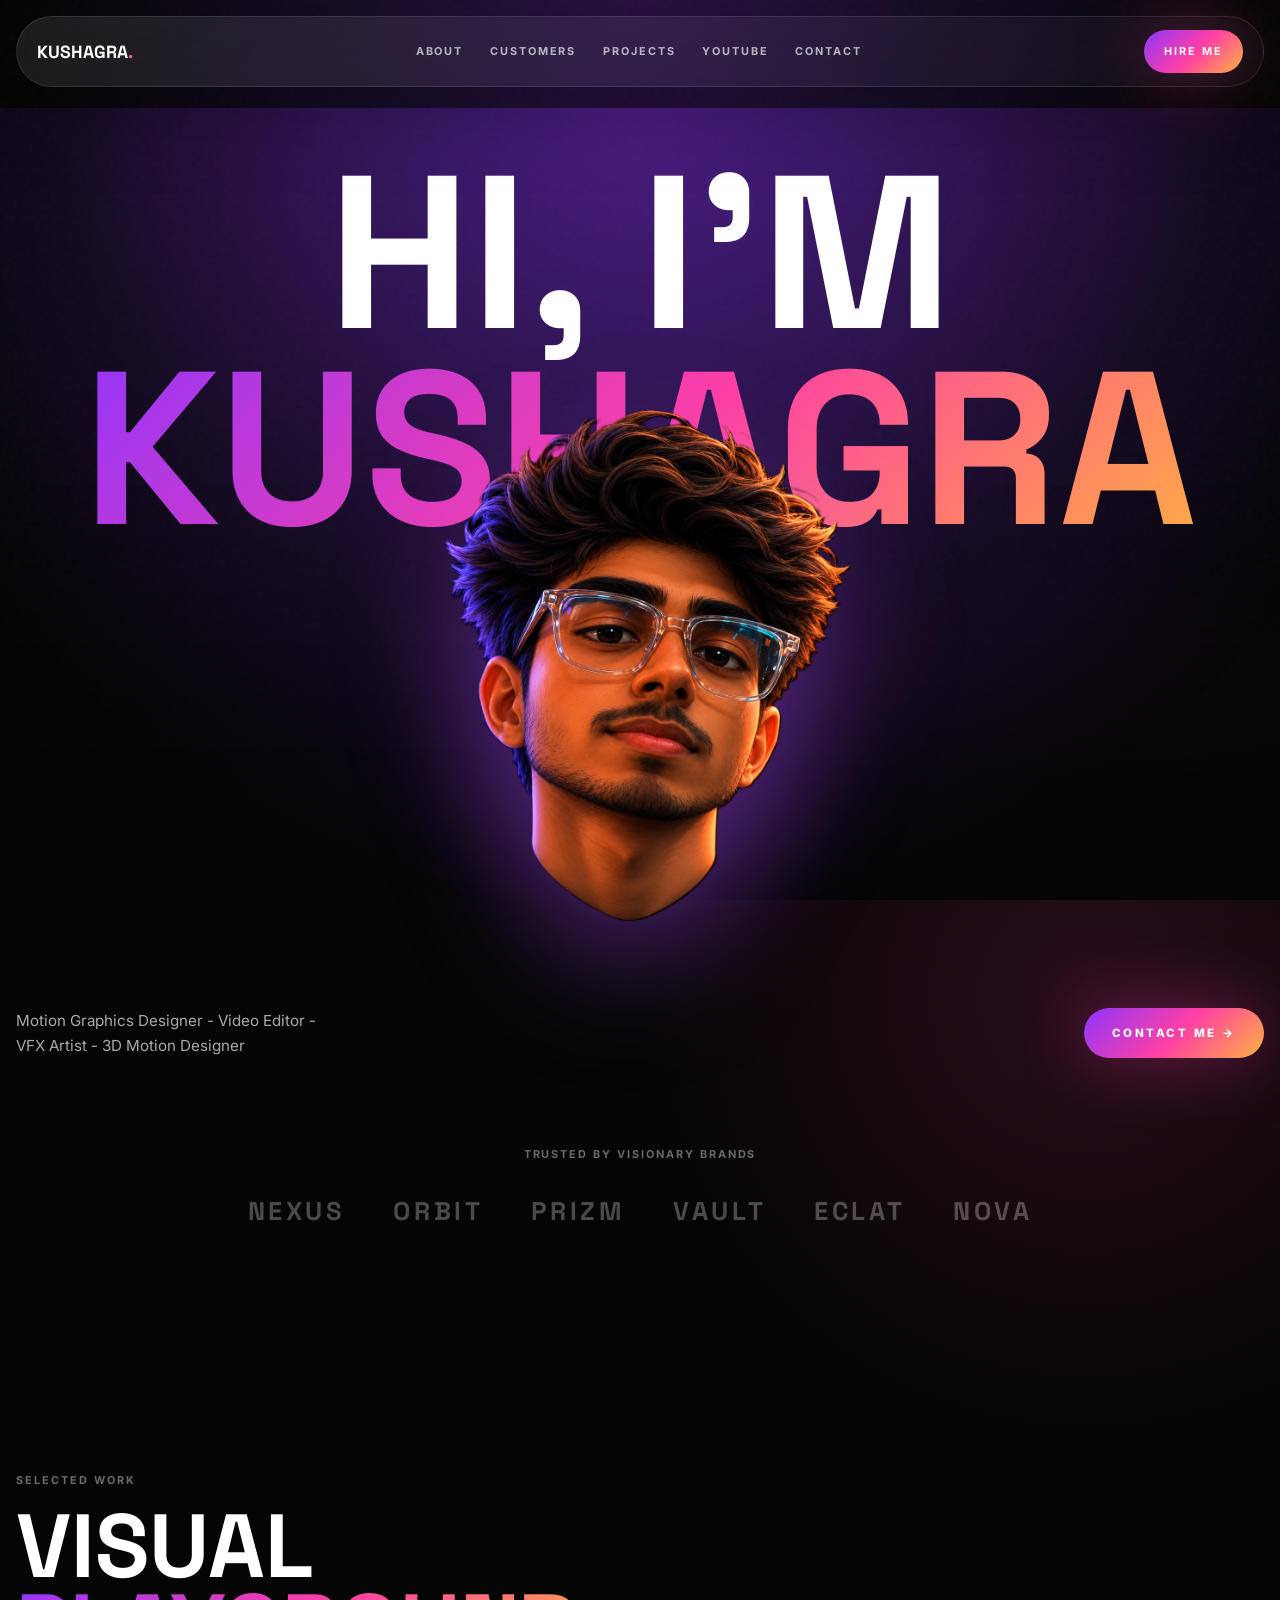
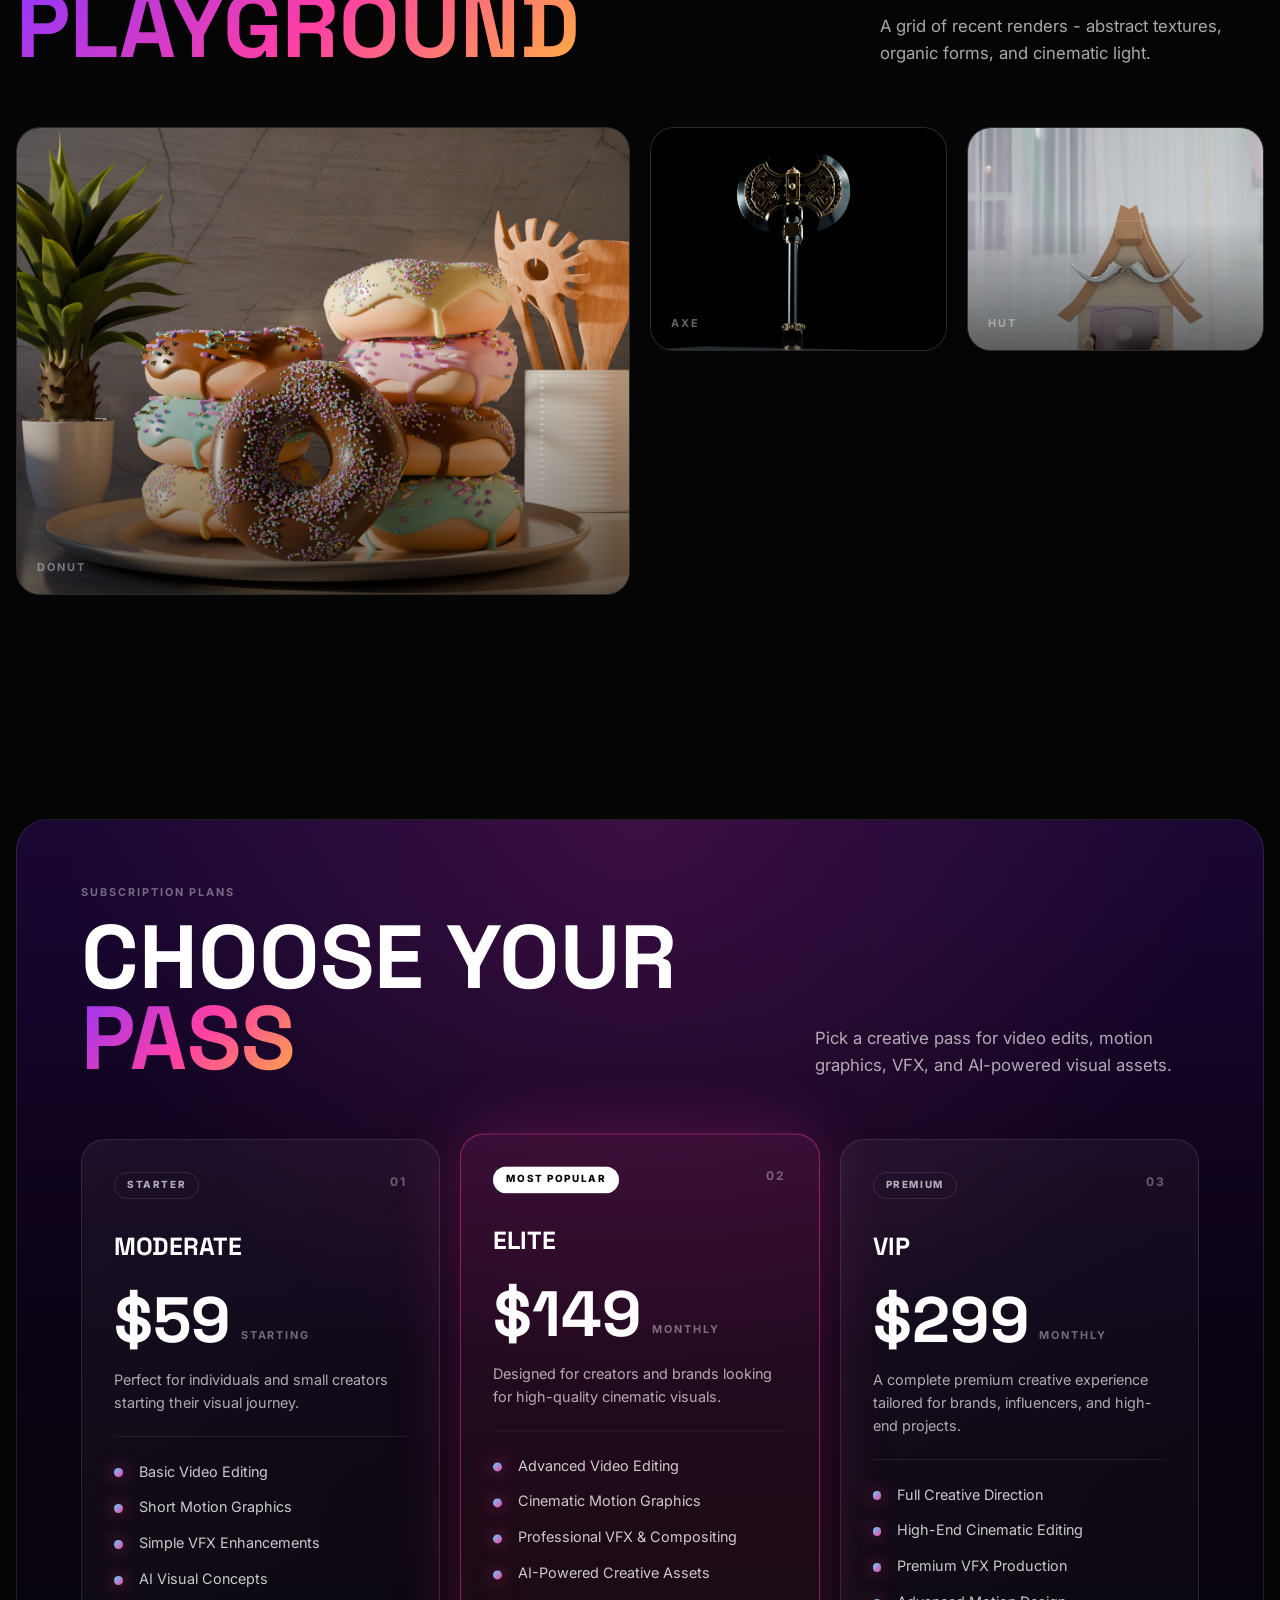
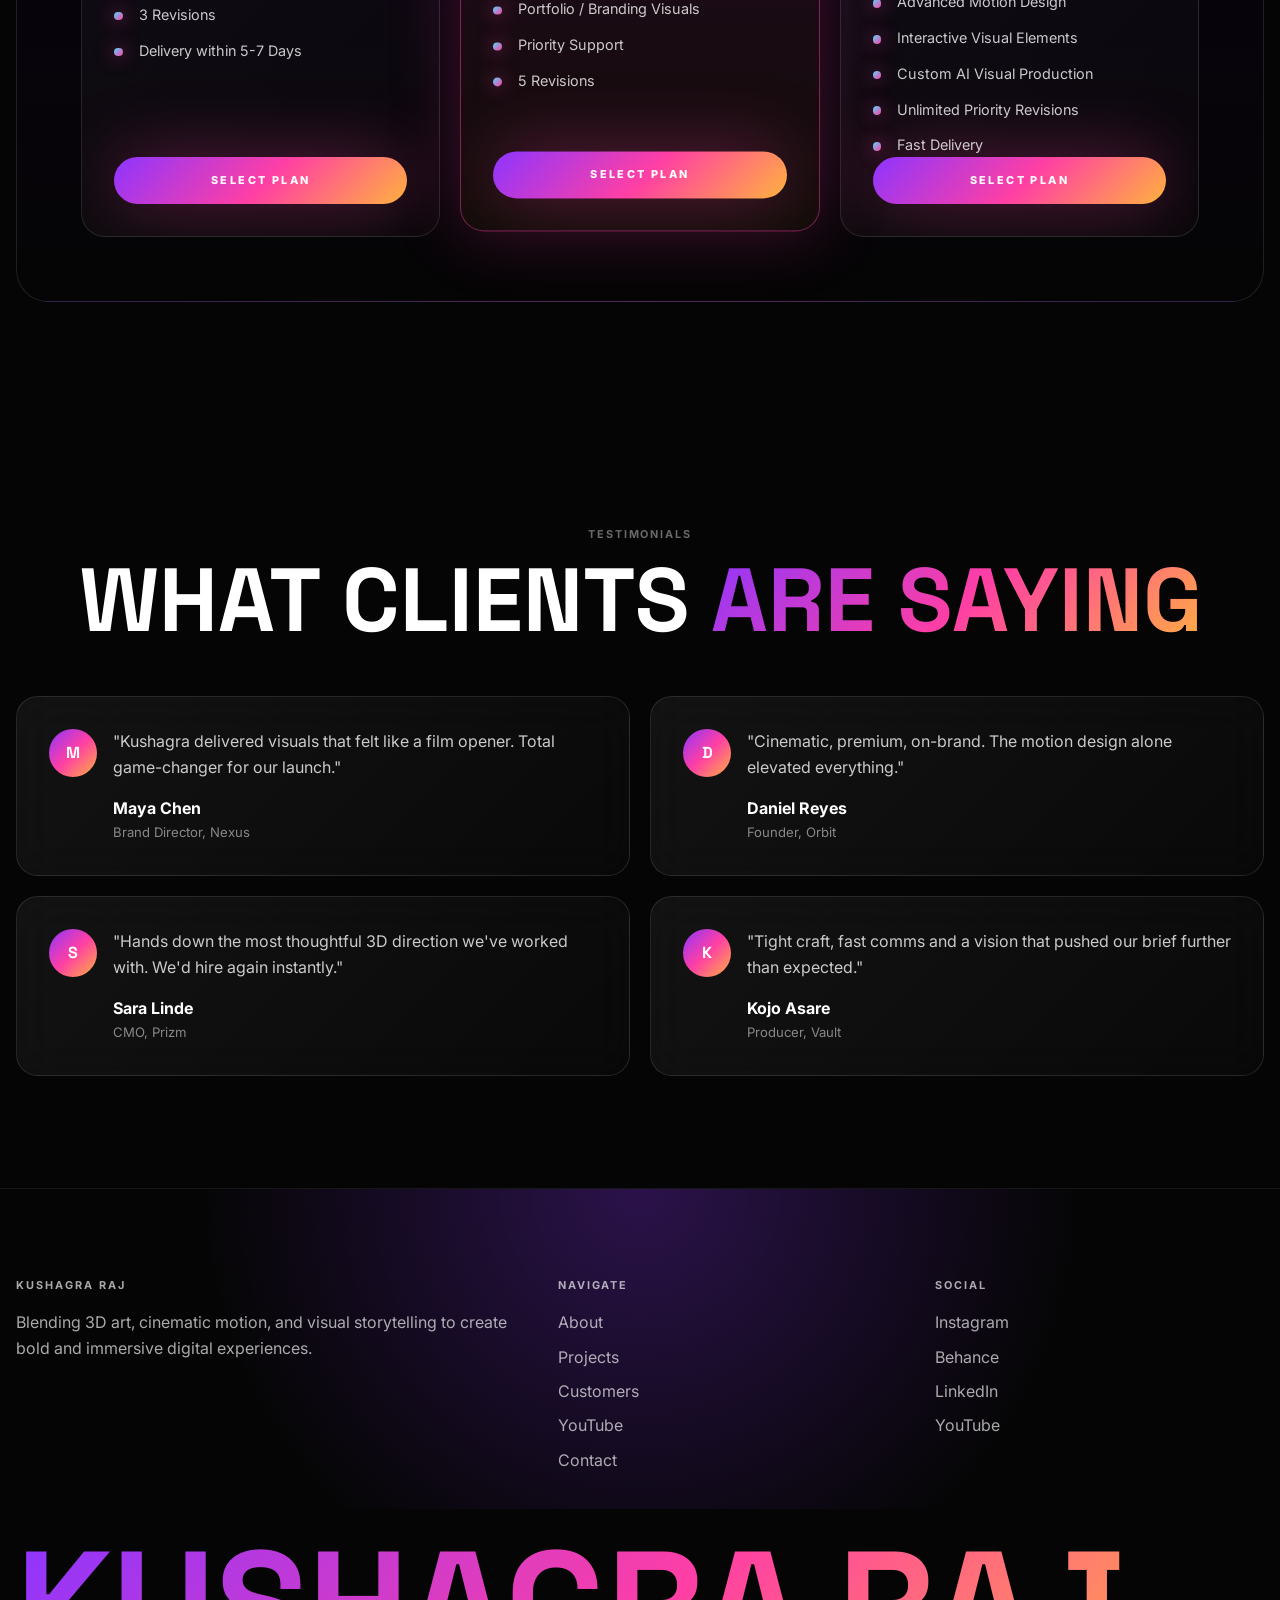
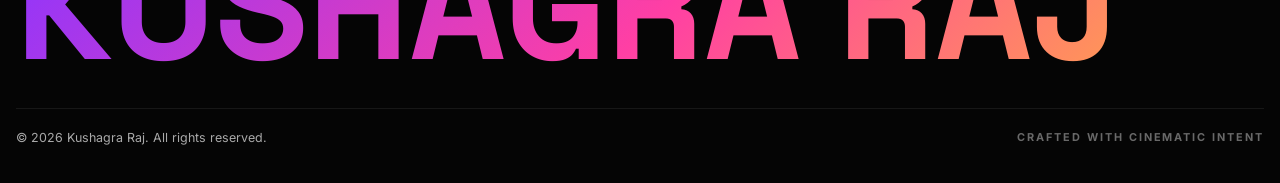
<file: index.html>
<!doctype html>
<html lang="en">
  <head>
    <meta charset="utf-8">
    <meta name="viewport" content="width=device-width, initial-scale=1">
    <title>Kushagra Raj - Cinematic 3D Designer & Creative Studio</title>
    <meta name="description" content="Portfolio of Kushagra Raj, a 3D designer crafting bold, cinematic visuals, motion design and creative direction for premium brands.">
    <link rel="preconnect" href="https://fonts.googleapis.com">
    <link rel="preconnect" href="https://fonts.gstatic.com" crossorigin>
    <link href="https://fonts.googleapis.com/css2?family=Inter:wght@400;500;600;700;800&family=Space+Grotesk:wght@500;600;700&display=swap" rel="stylesheet">
    <link rel="stylesheet" href="styles.css">
  </head>
  <body>
    <header class="site-header">
      <div class="container">
        <div class="nav-shell">
          <a class="brand" href="index.html">KUSHAGRA<span>.</span></a>
          <input class="nav-toggle" id="nav-toggle" type="checkbox">
          <label class="menu-button" for="nav-toggle" aria-label="Open navigation">
            <span></span>
            <span></span>
          </label>
          <nav class="primary-nav" aria-label="Primary navigation">
            <a href="about.html">About</a>
            <a href="customers.html">Customers</a>
            <a href="projects.html">Projects</a>
            <a href="youtube.html">YouTube</a>
            <a href="contact.html">Contact</a>
          </nav>
          <a class="nav-cta" href="contact.html">Hire Me</a>
        </div>
      </div>
    </header>

    <main>
      <section class="hero">
        <div class="container">
          <h1 class="hero-title fade-in">HI, I'M <span class="gradient-text">KUSHAGRA</span></h1>
          <div class="hero-art fade-in delay-1">
            <img src="assets/hero-character.png" alt="Kushagra Raj 3D character" width="1920" height="" loading="lazy">
          </div>
          <div class="hero-meta fade-in delay-2">
            <p>Motion Graphics Designer - Video Editor - VFX Artist - 3D Motion Designer</p>
            <a class="button" href="contact.html">Contact Me &rarr;</a>
          </div>
          <div class="brand-strip fade-in delay-3">
            <p class="mini-label">Trusted by visionary brands</p>
            <div class="brand-strip-list" aria-label="Brand names">
              <span>NEXUS</span>
              <span>ORBIT</span>
              <span>PRIZM</span>
              <span>VAULT</span>
              <span>ECLAT</span>
              <span>NOVA</span>
            </div>
          </div>
        </div>
      </section>

      <section class="section">
        <div class="container">
          <div class="split-heading">
            <div>
              <p class="mini-label eyebrow-gap">Selected Work</p>
              <h2 class="section-title">Visual <span class="gradient-text">Playground</span></h2>
            </div>
            <p class="lede">A grid of recent renders - abstract textures, organic forms, and cinematic light.</p>
          </div>
          <div class="showcase-grid">
            <a class="media-card large" href="projects.html">
              <img src="assets/donuts.png" alt="Donut 3D render" loading="lazy">
              <span class="mini-label">Donut</span>
            </a>
            <a class="media-card" href="projects.html">
              <img src="assets/axe_maya_render_01.jpg" alt="Axe 3D model render" loading="lazy">
              <span class="mini-label">Axe</span>
            </a>
            <a class="media-card" href="projects.html">
              <img src="assets/hut_maya_rander_01.png" alt="Hut 3D environment render" loading="lazy">
              <span class="mini-label">Hut</span>
            </a>
          </div>
        </div>
      </section>

      <section class="section" id="services">
        <div class="container">
          <div class="strong-panel">
            <div class="split-heading">
              <div>
                <p class="mini-label eyebrow-gap">Subscription Plans</p>
                <h2 class="section-title">Choose Your<br><span class="gradient-text">Pass</span></h2>
              </div>
              <p class="lede">Pick a creative pass for video edits, motion graphics, VFX, and AI-powered visual assets.</p>
            </div>
            <div class="plans-grid">
              <article class="plan-card">
                <div class="plan-top">
                  <span class="badge">Starter</span>
                  <span class="number">01</span>
                </div>
                <h3>Moderate</h3>
                <div class="price-line">
                  <span class="price">$59</span>
                  <span class="price-note mini-label">Starting</span>
                </div>
                <p>Perfect for individuals and small creators starting their visual journey.</p>
                <div class="divider"></div>
                <ul class="feature-list">
                  <li>Basic Video Editing</li>
                  <li>Short Motion Graphics</li>
                  <li>Simple VFX Enhancements</li>
                  <li>AI Visual Concepts</li>
                  <li>3 Revisions</li>
                  <li>Delivery within 5-7 Days</li>
                </ul>
                <a class="plan-button" href="contact.html">Select Plan</a>
              </article>

              <article class="plan-card featured">
                <div class="plan-top">
                  <span class="badge light">Most Popular</span>
                  <span class="number">02</span>
                </div>
                <h3>Elite</h3>
                <div class="price-line">
                  <span class="price">$149</span>
                  <span class="price-note mini-label">Monthly</span>
                </div>
                <p>Designed for creators and brands looking for high-quality cinematic visuals.</p>
                <div class="divider"></div>
                <ul class="feature-list">
                  <li>Advanced Video Editing</li>
                  <li>Cinematic Motion Graphics</li>
                  <li>Professional VFX & Compositing</li>
                  <li>AI-Powered Creative Assets</li>
                  <li>Portfolio / Branding Visuals</li>
                  <li>Priority Support</li>
                  <li>5 Revisions</li>
                </ul>
                <a class="plan-button" href="contact.html">Select Plan</a>
              </article>

              <article class="plan-card">
                <div class="plan-top">
                  <span class="badge">Premium</span>
                  <span class="number">03</span>
                </div>
                <h3>VIP</h3>
                <div class="price-line">
                  <span class="price">$299</span>
                  <span class="price-note mini-label">Monthly</span>
                </div>
                <p>A complete premium creative experience tailored for brands, influencers, and high-end projects.</p>
                <div class="divider"></div>
                <ul class="feature-list">
                  <li>Full Creative Direction</li>
                  <li>High-End Cinematic Editing</li>
                  <li>Premium VFX Production</li>
                  <li>Advanced Motion Design</li>
                  <li>Interactive Visual Elements</li>
                  <li>Custom AI Visual Production</li>
                  <li>Unlimited Priority Revisions</li>
                  <li>Fast Delivery</li>
                </ul>
                <a class="plan-button" href="contact.html">Select Plan</a>
              </article>
            </div>
          </div>
        </div>
      </section>

      <section class="section">
        <div class="container">
          <div class="center">
            <p class="mini-label eyebrow-gap">Testimonials</p>
            <h2 class="section-title">What Clients <span class="gradient-text">Are Saying</span></h2>
          </div>
          <div class="testimonials-grid" style="margin-top: 3.5rem;">
            <article class="testimonial-card glass-card">
              <div class="avatar">M</div>
              <div>
                <blockquote>"Kushagra delivered visuals that felt like a film opener. Total game-changer for our launch."</blockquote>
                <p class="quote-name">Maya Chen</p>
                <p class="quote-role">Brand Director, Nexus</p>
              </div>
            </article>
            <article class="testimonial-card glass-card">
              <div class="avatar">D</div>
              <div>
                <blockquote>"Cinematic, premium, on-brand. The motion design alone elevated everything."</blockquote>
                <p class="quote-name">Daniel Reyes</p>
                <p class="quote-role">Founder, Orbit</p>
              </div>
            </article>
            <article class="testimonial-card glass-card">
              <div class="avatar">S</div>
              <div>
                <blockquote>"Hands down the most thoughtful 3D direction we've worked with. We'd hire again instantly."</blockquote>
                <p class="quote-name">Sara Linde</p>
                <p class="quote-role">CMO, Prizm</p>
              </div>
            </article>
            <article class="testimonial-card glass-card">
              <div class="avatar">K</div>
              <div>
                <blockquote>"Tight craft, fast comms and a vision that pushed our brief further than expected."</blockquote>
                <p class="quote-name">Kojo Asare</p>
                <p class="quote-role">Producer, Vault</p>
              </div>
            </article>
          </div>
        </div>
      </section>
    </main>

    <footer class="site-footer">
      <div class="container">
        <div class="footer-grid">
          <div>
            <p class="mini-label eyebrow-gap">Kushagra Raj</p>
            <p>Blending 3D art, cinematic motion, and visual storytelling to create bold and immersive digital experiences.</p>
          </div>
          <div>
            <p class="mini-label eyebrow-gap">Navigate</p>
            <ul>
              <li><a href="about.html">About</a></li>
              <li><a href="projects.html">Projects</a></li>
              <li><a href="customers.html">Customers</a></li>
              <li><a href="youtube.html">YouTube</a></li>
              <li><a href="contact.html">Contact</a></li>
            </ul>
          </div>
          <div>
            <p class="mini-label eyebrow-gap">Social</p>
            <ul>
              <li><a href="https://www.instagram.com/sunkissed.void/">Instagram</a></li>
              <li><a href="https://www.behance.net/kushagraraj3">Behance</a></li>
              <li><a href="https://www.linkedin.com/in/kushagra-raj-42b54a386/">LinkedIn</a></li>
              <li><a href="https://www.youtube.com/@Kawaahyt/">YouTube</a></li>
            </ul>
          </div>
        </div>
        <h2 class="footer-wordmark">KUSHAGRA RAJ</h2>
        <div class="footer-bottom">
          <p>&copy; 2026 Kushagra Raj. All rights reserved.</p>
          <p class="mini-label">Crafted with cinematic intent</p>
        </div>
      </div>
    </footer>
  </body>
</html>
</file>
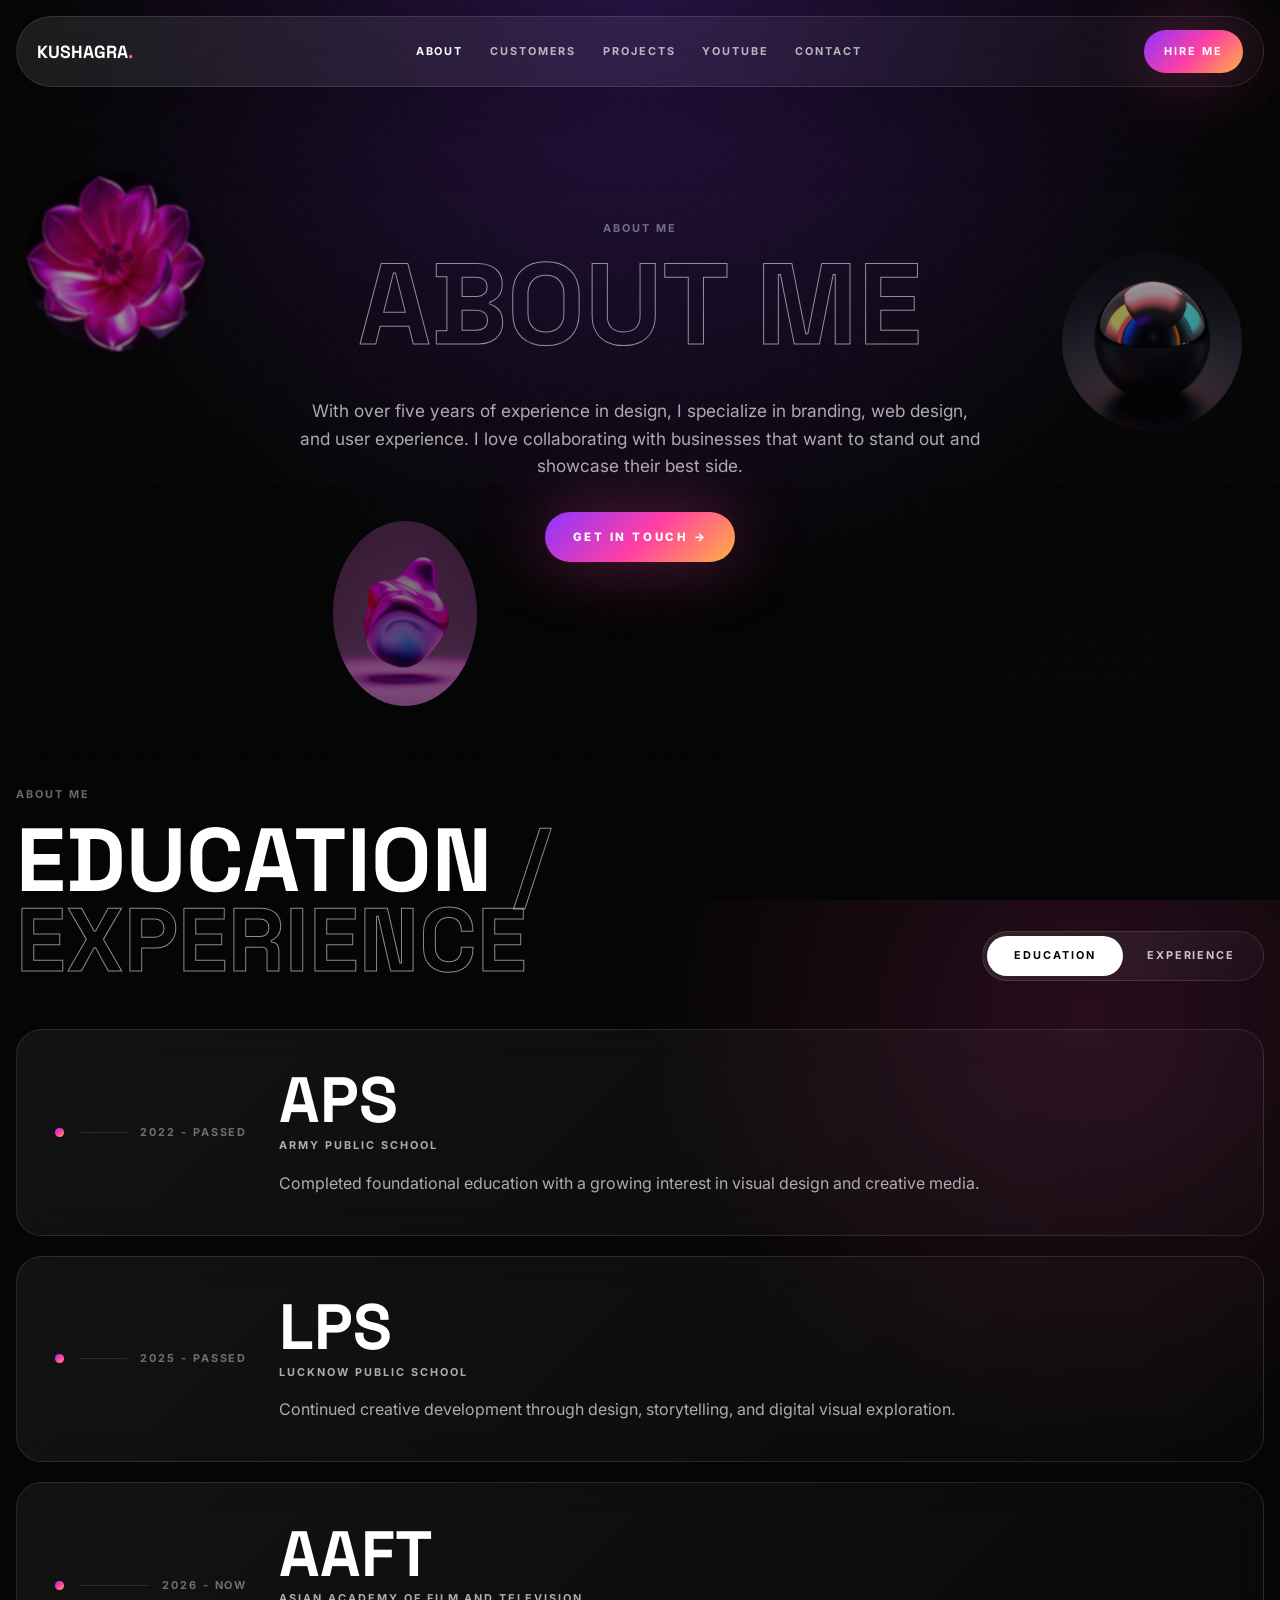
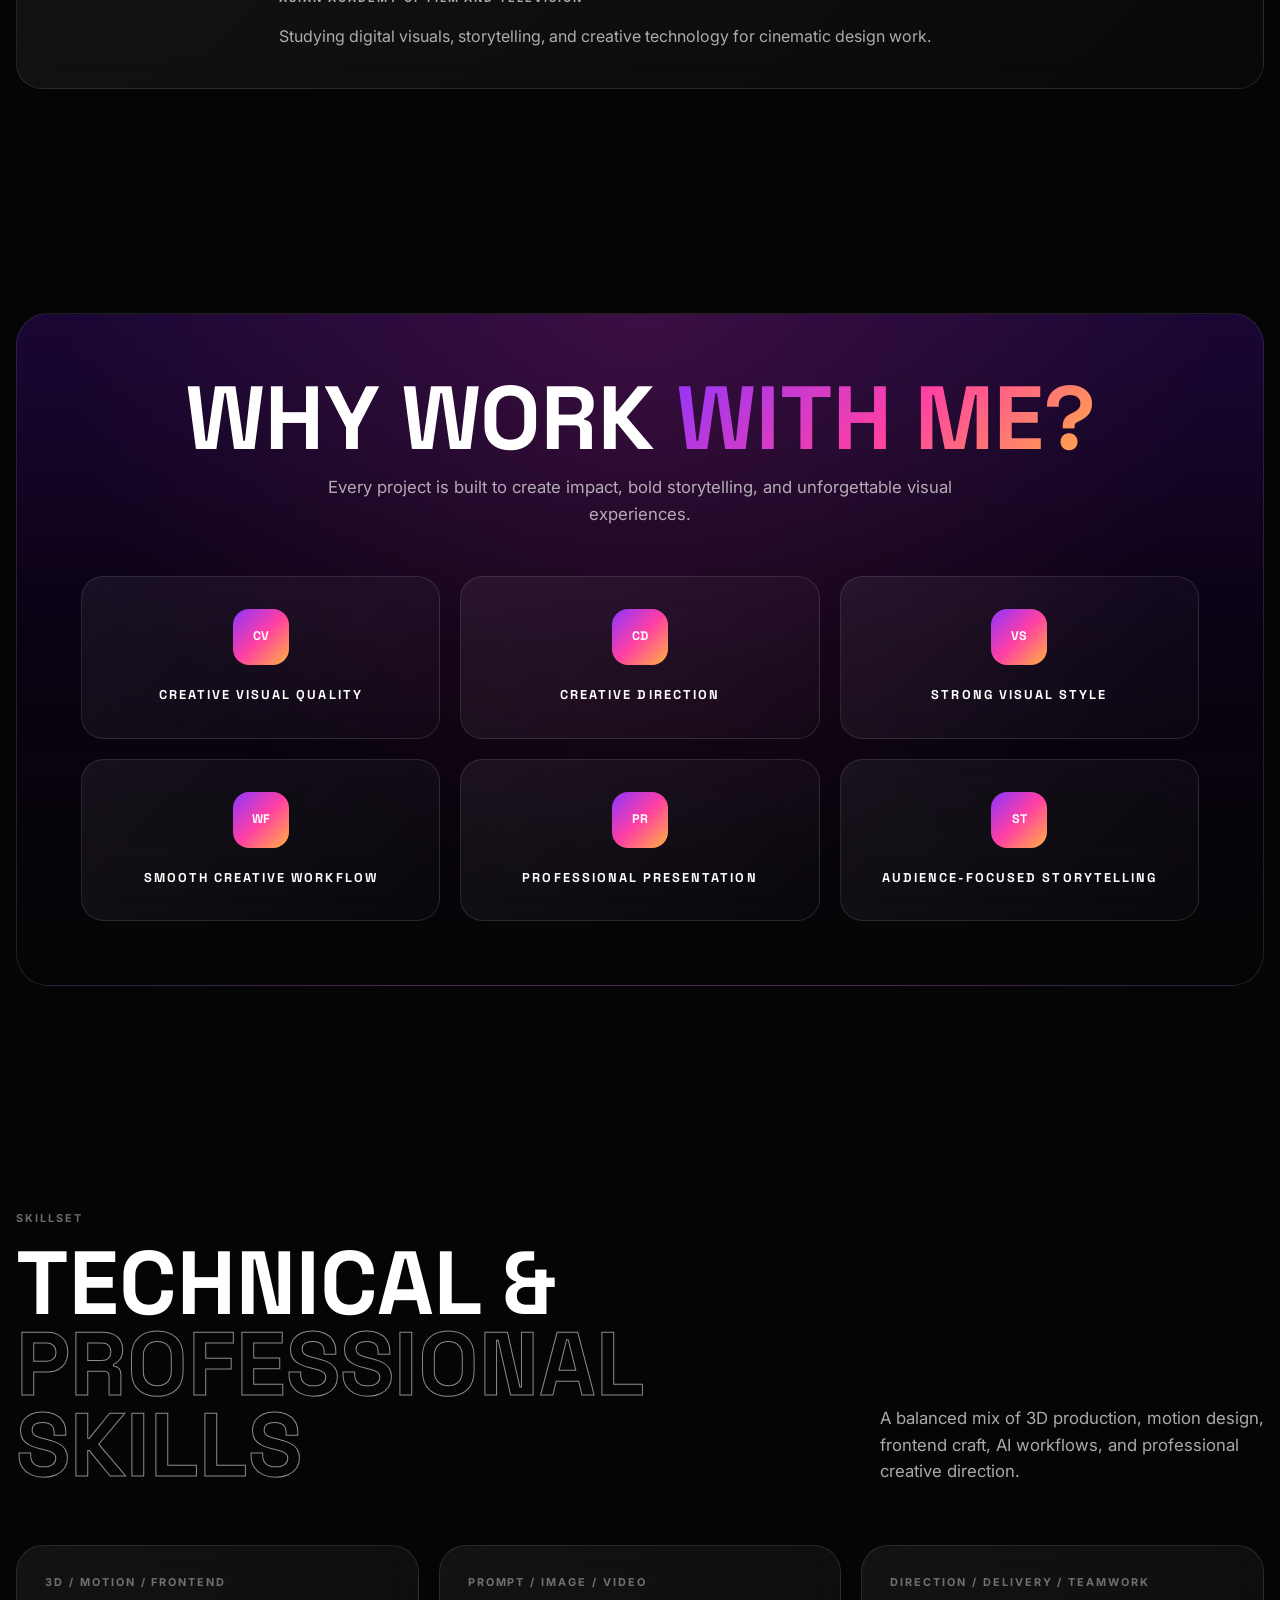
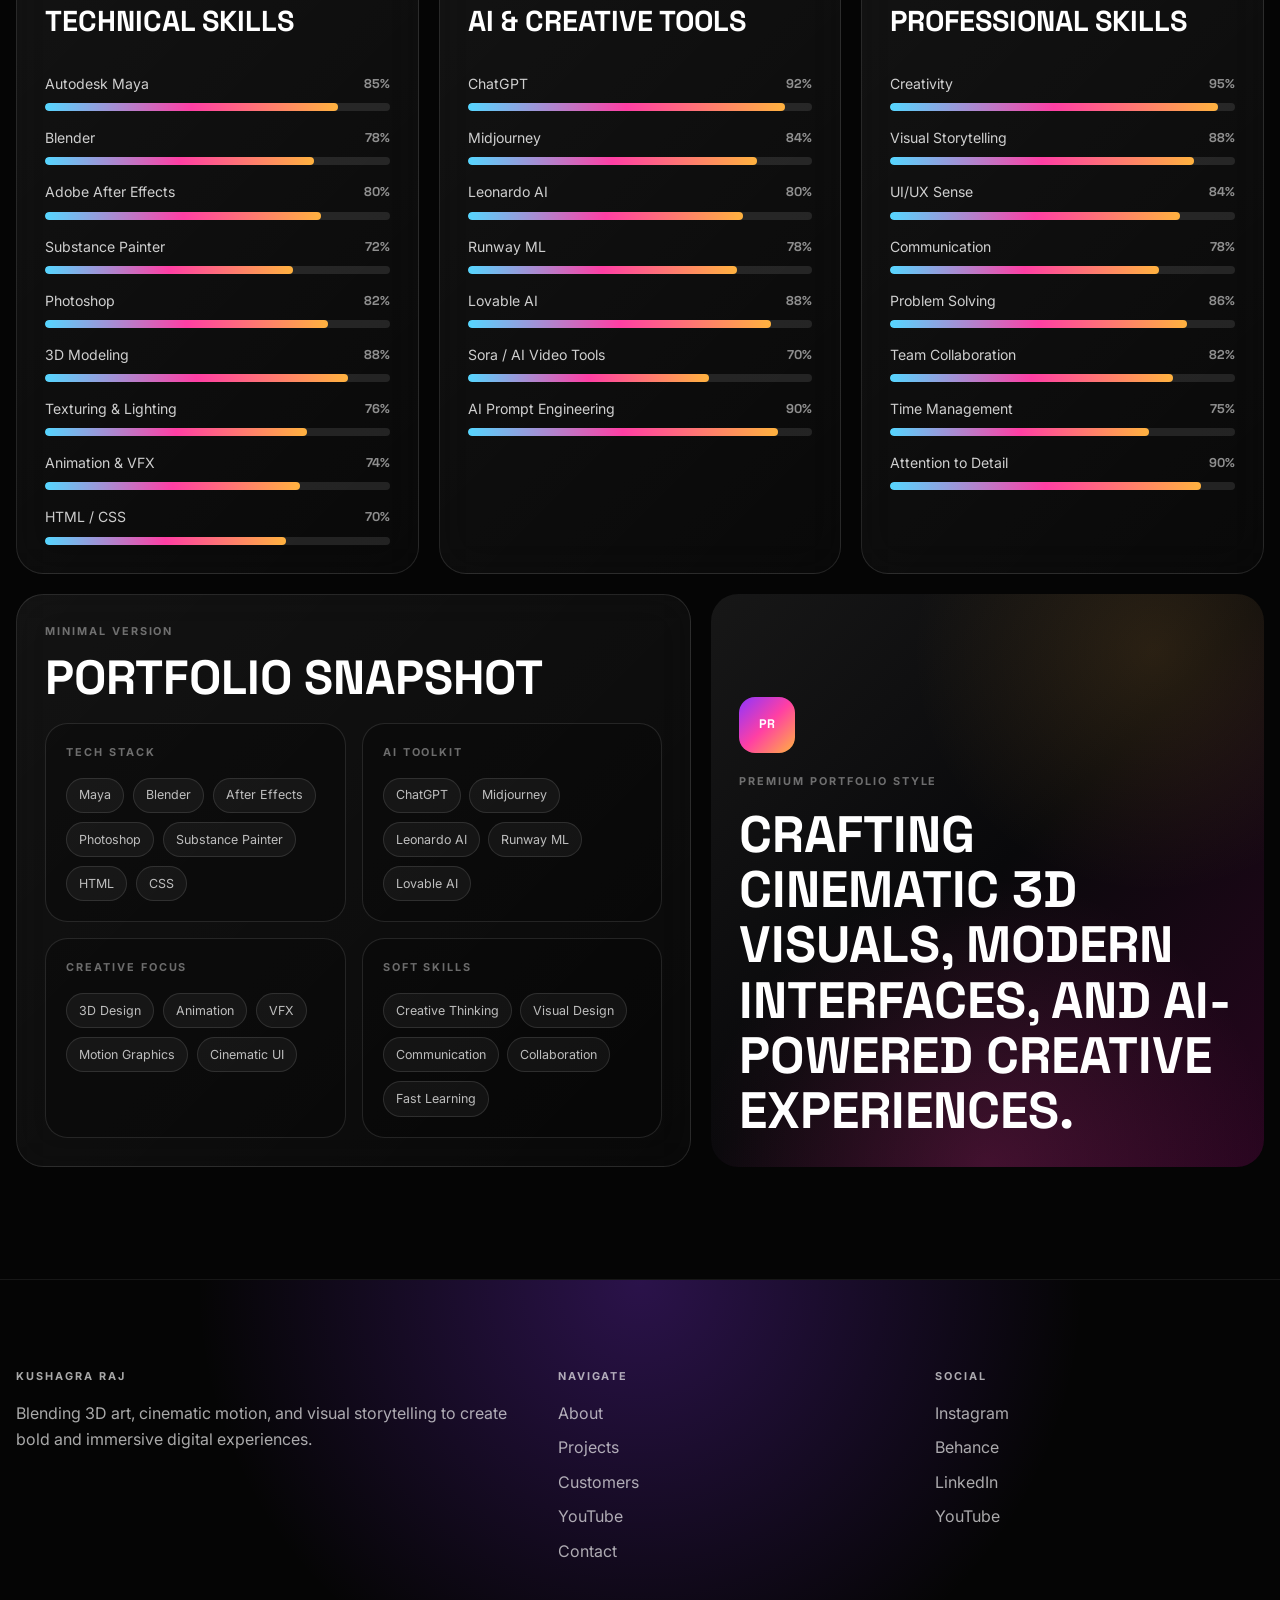
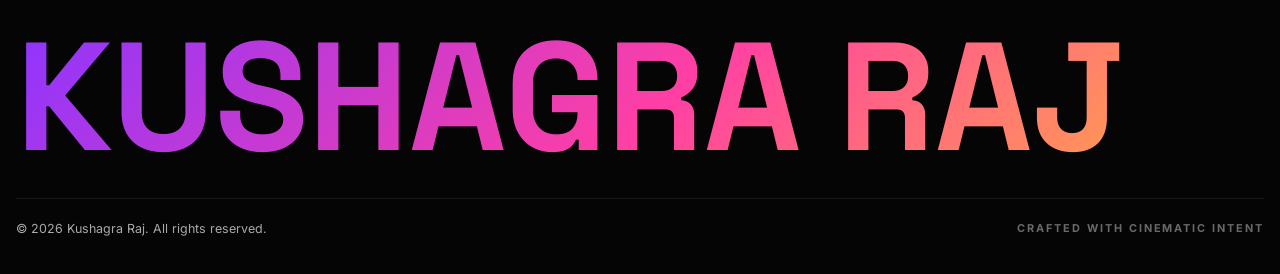
<file: about.html>
<!doctype html>
<html lang="en">
  <head>
    <meta charset="utf-8">
    <meta name="viewport" content="width=device-width, initial-scale=1">
    <title>About - Kushagra Raj</title>
    <meta name="description" content="Five years crafting cinematic 3D visuals, branding and creative direction.">
    <link rel="preconnect" href="https://fonts.googleapis.com">
    <link rel="preconnect" href="https://fonts.gstatic.com" crossorigin>
    <link href="https://fonts.googleapis.com/css2?family=Inter:wght@400;500;600;700;800&family=Space+Grotesk:wght@500;600;700&display=swap" rel="stylesheet">
    <link rel="stylesheet" href="styles.css">
  </head>
  <body>
    <header class="site-header">
      <div class="container">
        <div class="nav-shell">
          <a class="brand" href="index.html">KUSHAGRA<span>.</span></a>
          <input class="nav-toggle" id="nav-toggle" type="checkbox">
          <label class="menu-button" for="nav-toggle" aria-label="Open navigation">
            <span></span>
            <span></span>
          </label>
          <nav class="primary-nav" aria-label="Primary navigation">
            <a class="active" href="about.html">About</a>
            <a href="customers.html">Customers</a>
            <a href="projects.html">Projects</a>
            <a href="youtube.html">YouTube</a>
            <a href="contact.html">Contact</a>
          </nav>
          <a class="nav-cta" href="contact.html">Hire Me</a>
        </div>
      </div>
    </header>

    <main>
      <section class="section center">
        <img class="intro-float one" src="assets/render-2.jpg" alt="" aria-hidden="true">
        <img class="intro-float two" src="assets/render-4.jpg" alt="" aria-hidden="true">
        <img class="intro-float three" src="assets/render-1.jpg" alt="" aria-hidden="true">
        <div class="container">
          <p class="mini-label eyebrow-gap">About Me</p>
          <h1 class="page-title outlined fade-in">About Me</h1>
          <p class="spaced-copy fade-in delay-1">With over five years of experience in design, I specialize in branding, web design, and user experience. I love collaborating with businesses that want to stand out and showcase their best side.</p>
          <p style="margin-top: 2rem;"><a class="button" href="contact.html">Get In Touch &rarr;</a></p>
        </div>
      </section>

      <section class="section">
        <div class="container">
          <input class="tab-input" id="tab-education" name="timeline-tabs" type="radio" checked>
          <input class="tab-input" id="tab-experience" name="timeline-tabs" type="radio">
          <div class="timeline-header">
            <div>
              <p class="mini-label eyebrow-gap">About Me</p>
              <h2 class="section-title">Education <span class="outlined">/ Experience</span></h2>
            </div>
            <div class="tabs" aria-label="Timeline tabs">
              <label class="for-education mini-label" for="tab-education">Education</label>
              <label class="for-experience mini-label" for="tab-experience">Experience</label>
            </div>
          </div>

          <div class="timeline-panel timeline-education">
            <article class="timeline-card glass-card">
              <div class="timeline-mark">
                <span class="timeline-dot"></span>
                <span class="timeline-line"></span>
                <span class="mini-label">2022 - Passed</span>
              </div>
              <div>
                <h3>APS</h3>
                <p class="school mini-label">Army Public School</p>
                <p>Completed foundational education with a growing interest in visual design and creative media.</p>
              </div>
            </article>
            <article class="timeline-card glass-card">
              <div class="timeline-mark">
                <span class="timeline-dot"></span>
                <span class="timeline-line"></span>
                <span class="mini-label">2025 - Passed</span>
              </div>
              <div>
                <h3>LPS</h3>
                <p class="school mini-label">Lucknow Public School</p>
                <p>Continued creative development through design, storytelling, and digital visual exploration.</p>
              </div>
            </article>
            <article class="timeline-card glass-card">
              <div class="timeline-mark">
                <span class="timeline-dot"></span>
                <span class="timeline-line"></span>
                <span class="mini-label">2026 - Now</span>
              </div>
              <div>
                <h3>AAFT</h3>
                <p class="school mini-label">Asian Academy of Film and Television</p>
                <p>Studying digital visuals, storytelling, and creative technology for cinematic design work.</p>
              </div>
            </article>
          </div>

          <div class="timeline-panel timeline-experience">
            <article class="timeline-card glass-card">
              <div class="timeline-mark">
                <span class="timeline-dot"></span>
                <span class="timeline-line"></span>
                <span class="mini-label">Ongoing</span>
              </div>
              <div>
                <h3>Creative Projects</h3>
                <p class="school mini-label">3D / Motion / Branding</p>
                <p>Building cinematic 3D visuals, motion graphics, VFX edits, AI concepts, and brand-focused portfolio work.</p>
              </div>
            </article>
            <article class="timeline-card glass-card">
              <div class="timeline-mark">
                <span class="timeline-dot"></span>
                <span class="timeline-line"></span>
                <span class="mini-label">Selected Work</span>
              </div>
              <div>
                <h3>Portfolio</h3>
                <p class="school mini-label">Maya / Blender / Adobe</p>
                <p>Projects include prop modeling, product packaging, visual campaigns, logo redesigns, and YouTube motion experiments.</p>
              </div>
            </article>
          </div>
        </div>
      </section>

      <section class="section">
        <div class="container">
          <div class="features-shell strong-panel">
            <div class="center">
              <h2 class="section-title">Why Work <span class="gradient-text">With Me?</span></h2>
              <p class="lede" style="margin-top: 1rem;">Every project is built to create impact, bold storytelling, and unforgettable visual experiences.</p>
            </div>
            <div class="features-grid">
              <article class="feature-card glass-card">
                <span class="feature-icon">CV</span>
                <h3>Creative Visual Quality</h3>
              </article>
              <article class="feature-card glass-card">
                <span class="feature-icon">CD</span>
                <h3>Creative Direction</h3>
              </article>
              <article class="feature-card glass-card">
                <span class="feature-icon">VS</span>
                <h3>Strong Visual Style</h3>
              </article>
              <article class="feature-card glass-card">
                <span class="feature-icon">WF</span>
                <h3>Smooth Creative Workflow</h3>
              </article>
              <article class="feature-card glass-card">
                <span class="feature-icon">PR</span>
                <h3>Professional Presentation</h3>
              </article>
              <article class="feature-card glass-card">
                <span class="feature-icon">ST</span>
                <h3>Audience-Focused Storytelling</h3>
              </article>
            </div>
          </div>
        </div>
      </section>

      <section class="section">
        <div class="container">
          <div class="split-heading">
            <div>
              <p class="mini-label eyebrow-gap">Skillset</p>
              <h2 class="section-title">Technical & <span class="outlined">Professional Skills</span></h2>
            </div>
            <p class="lede">A balanced mix of 3D production, motion design, frontend craft, AI workflows, and professional creative direction.</p>
          </div>

          <div class="skills-grid">
            <article class="skill-card glass-card">
              <p class="mini-label">3D / Motion / Frontend</p>
              <h3>Technical Skills</h3>
              <div class="skill-list">
                <div class="skill-row"><div class="skill-meta"><span>Autodesk Maya</span><strong>85%</strong></div><div class="skill-bar"><span style="--value: 85%;"></span></div></div>
                <div class="skill-row"><div class="skill-meta"><span>Blender</span><strong>78%</strong></div><div class="skill-bar"><span style="--value: 78%;"></span></div></div>
                <div class="skill-row"><div class="skill-meta"><span>Adobe After Effects</span><strong>80%</strong></div><div class="skill-bar"><span style="--value: 80%;"></span></div></div>
                <div class="skill-row"><div class="skill-meta"><span>Substance Painter</span><strong>72%</strong></div><div class="skill-bar"><span style="--value: 72%;"></span></div></div>
                <div class="skill-row"><div class="skill-meta"><span>Photoshop</span><strong>82%</strong></div><div class="skill-bar"><span style="--value: 82%;"></span></div></div>
                <div class="skill-row"><div class="skill-meta"><span>3D Modeling</span><strong>88%</strong></div><div class="skill-bar"><span style="--value: 88%;"></span></div></div>
                <div class="skill-row"><div class="skill-meta"><span>Texturing & Lighting</span><strong>76%</strong></div><div class="skill-bar"><span style="--value: 76%;"></span></div></div>
                <div class="skill-row"><div class="skill-meta"><span>Animation & VFX</span><strong>74%</strong></div><div class="skill-bar"><span style="--value: 74%;"></span></div></div>
                <div class="skill-row"><div class="skill-meta"><span>HTML / CSS</span><strong>70%</strong></div><div class="skill-bar"><span style="--value: 70%;"></span></div></div>
              </div>
            </article>

            <article class="skill-card glass-card">
              <p class="mini-label">Prompt / Image / Video</p>
              <h3>AI & Creative Tools</h3>
              <div class="skill-list">
                <div class="skill-row"><div class="skill-meta"><span>ChatGPT</span><strong>92%</strong></div><div class="skill-bar"><span style="--value: 92%;"></span></div></div>
                <div class="skill-row"><div class="skill-meta"><span>Midjourney</span><strong>84%</strong></div><div class="skill-bar"><span style="--value: 84%;"></span></div></div>
                <div class="skill-row"><div class="skill-meta"><span>Leonardo AI</span><strong>80%</strong></div><div class="skill-bar"><span style="--value: 80%;"></span></div></div>
                <div class="skill-row"><div class="skill-meta"><span>Runway ML</span><strong>78%</strong></div><div class="skill-bar"><span style="--value: 78%;"></span></div></div>
                <div class="skill-row"><div class="skill-meta"><span>Lovable AI</span><strong>88%</strong></div><div class="skill-bar"><span style="--value: 88%;"></span></div></div>
                <div class="skill-row"><div class="skill-meta"><span>Sora / AI Video Tools</span><strong>70%</strong></div><div class="skill-bar"><span style="--value: 70%;"></span></div></div>
                <div class="skill-row"><div class="skill-meta"><span>AI Prompt Engineering</span><strong>90%</strong></div><div class="skill-bar"><span style="--value: 90%;"></span></div></div>
              </div>
            </article>

            <article class="skill-card glass-card">
              <p class="mini-label">Direction / Delivery / Teamwork</p>
              <h3>Professional Skills</h3>
              <div class="skill-list">
                <div class="skill-row"><div class="skill-meta"><span>Creativity</span><strong>95%</strong></div><div class="skill-bar"><span style="--value: 95%;"></span></div></div>
                <div class="skill-row"><div class="skill-meta"><span>Visual Storytelling</span><strong>88%</strong></div><div class="skill-bar"><span style="--value: 88%;"></span></div></div>
                <div class="skill-row"><div class="skill-meta"><span>UI/UX Sense</span><strong>84%</strong></div><div class="skill-bar"><span style="--value: 84%;"></span></div></div>
                <div class="skill-row"><div class="skill-meta"><span>Communication</span><strong>78%</strong></div><div class="skill-bar"><span style="--value: 78%;"></span></div></div>
                <div class="skill-row"><div class="skill-meta"><span>Problem Solving</span><strong>86%</strong></div><div class="skill-bar"><span style="--value: 86%;"></span></div></div>
                <div class="skill-row"><div class="skill-meta"><span>Team Collaboration</span><strong>82%</strong></div><div class="skill-bar"><span style="--value: 82%;"></span></div></div>
                <div class="skill-row"><div class="skill-meta"><span>Time Management</span><strong>75%</strong></div><div class="skill-bar"><span style="--value: 75%;"></span></div></div>
                <div class="skill-row"><div class="skill-meta"><span>Attention to Detail</span><strong>90%</strong></div><div class="skill-bar"><span style="--value: 90%;"></span></div></div>
              </div>
            </article>
          </div>

          <div class="snapshot-grid">
            <section class="snapshot-card glass-card">
              <p class="mini-label eyebrow-gap">Minimal Version</p>
              <h3 class="section-title" style="font-size: clamp(2rem, 4vw, 3rem);">Portfolio Snapshot</h3>
              <div class="snapshot-list">
                <article>
                  <p class="mini-label eyebrow-gap">Tech Stack</p>
                  <div class="tag-cloud"><span>Maya</span><span>Blender</span><span>After Effects</span><span>Photoshop</span><span>Substance Painter</span><span>HTML</span><span>CSS</span></div>
                </article>
                <article>
                  <p class="mini-label eyebrow-gap">AI Toolkit</p>
                  <div class="tag-cloud"><span>ChatGPT</span><span>Midjourney</span><span>Leonardo AI</span><span>Runway ML</span><span>Lovable AI</span></div>
                </article>
                <article>
                  <p class="mini-label eyebrow-gap">Creative Focus</p>
                  <div class="tag-cloud"><span>3D Design</span><span>Animation</span><span>VFX</span><span>Motion Graphics</span><span>Cinematic UI</span></div>
                </article>
                <article>
                  <p class="mini-label eyebrow-gap">Soft Skills</p>
                  <div class="tag-cloud"><span>Creative Thinking</span><span>Visual Design</span><span>Communication</span><span>Collaboration</span><span>Fast Learning</span></div>
                </article>
              </div>
            </section>
            <section class="snapshot-card premium-card">
              <div>
                <span class="feature-icon">PR</span>
                <p class="mini-label">Premium Portfolio Style</p>
                <h3>Crafting cinematic 3D visuals, modern interfaces, and AI-powered creative experiences.</h3>
              </div>
            </section>
          </div>
        </div>
      </section>
    </main>

    <footer class="site-footer">
      <div class="container">
        <div class="footer-grid">
          <div>
            <p class="mini-label eyebrow-gap">Kushagra Raj</p>
            <p>Blending 3D art, cinematic motion, and visual storytelling to create bold and immersive digital experiences.</p>
          </div>
          <div>
            <p class="mini-label eyebrow-gap">Navigate</p>
            <ul>
              <li><a href="about.html">About</a></li>
              <li><a href="projects.html">Projects</a></li>
              <li><a href="customers.html">Customers</a></li>
              <li><a href="youtube.html">YouTube</a></li>
              <li><a href="contact.html">Contact</a></li>
            </ul>
          </div>
          <div>
            <p class="mini-label eyebrow-gap">Social</p>
            <ul>
              <li><a href="https://www.instagram.com/sunkissed.void/">Instagram</a></li>
              <li><a href="https://www.behance.net/kushagraraj3">Behance</a></li>
              <li><a href="https://www.linkedin.com/in/kushagra-raj-42b54a386/">LinkedIn</a></li>
              <li><a href="https://www.youtube.com/@Kawaahyt/">YouTube</a></li>
            </ul>
          </div>
        </div>
        <h2 class="footer-wordmark">KUSHAGRA RAJ</h2>
        <div class="footer-bottom">
          <p>&copy; 2026 Kushagra Raj. All rights reserved.</p>
          <p class="mini-label">Crafted with cinematic intent</p>
        </div>
      </div>
    </footer>
  </body>
</html>
</file>
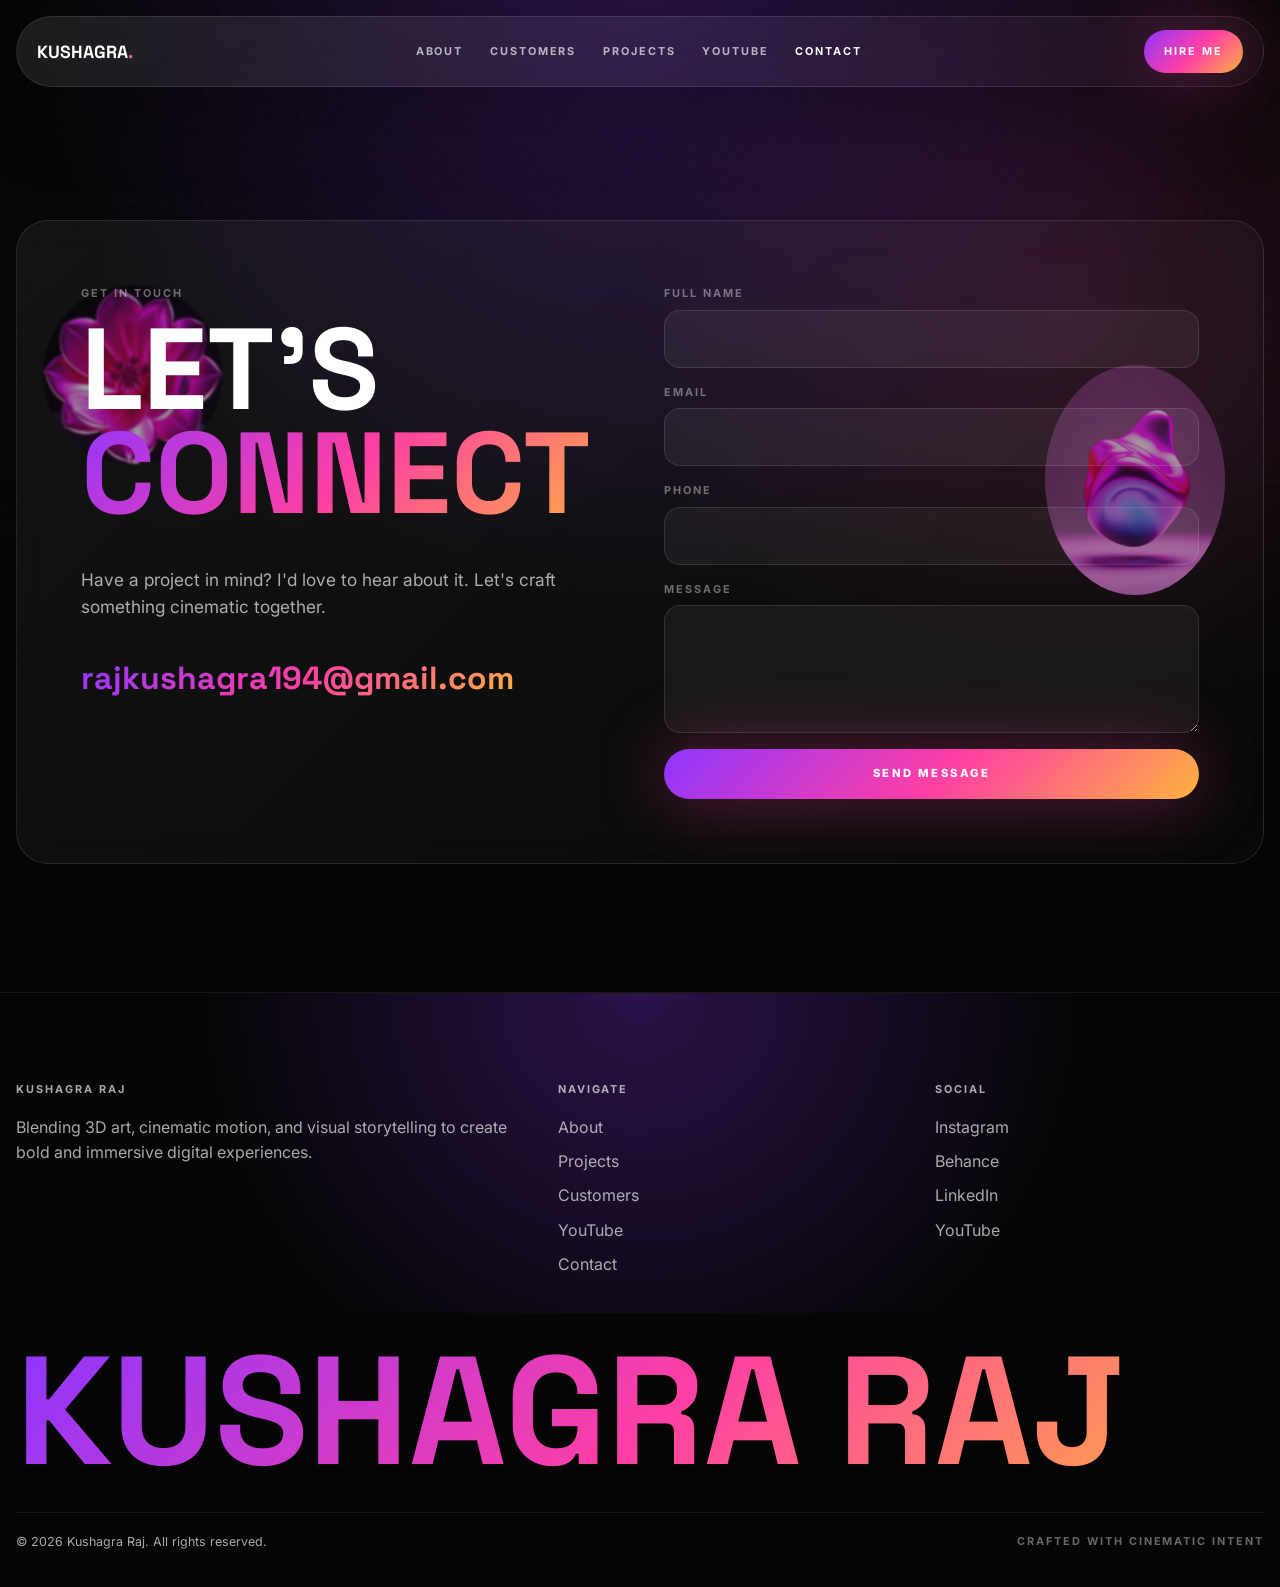
<file: contact.html>
<!doctype html>
<html lang="en">
  <head>
    <meta charset="utf-8">
    <meta name="viewport" content="width=device-width, initial-scale=1">
    <title>Contact - Kushagra Raj</title>
    <meta name="description" content="Get in touch to start a cinematic creative collaboration.">
    <link rel="preconnect" href="https://fonts.googleapis.com">
    <link rel="preconnect" href="https://fonts.gstatic.com" crossorigin>
    <link href="https://fonts.googleapis.com/css2?family=Inter:wght@400;500;600;700;800&family=Space+Grotesk:wght@500;600;700&display=swap" rel="stylesheet">
    <link rel="stylesheet" href="styles.css">
  </head>
  <body>
    <header class="site-header">
      <div class="container">
        <div class="nav-shell">
          <a class="brand" href="index.html">KUSHAGRA<span>.</span></a>
          <input class="nav-toggle" id="nav-toggle" type="checkbox">
          <label class="menu-button" for="nav-toggle" aria-label="Open navigation">
            <span></span>
            <span></span>
          </label>
          <nav class="primary-nav" aria-label="Primary navigation">
            <a href="about.html">About</a>
            <a href="customers.html">Customers</a>
            <a href="projects.html">Projects</a>
            <a href="youtube.html">YouTube</a>
            <a class="active" href="contact.html">Contact</a>
          </nav>
          <a class="nav-cta" href="contact.html">Hire Me</a>
        </div>
      </div>
    </header>

    <main>
      <section class="section section-bottom">
        <div class="container">
          <div class="contact-panel glass-card">
            <img class="intro-float two" src="assets/render-1.jpg" alt="" aria-hidden="true">
            <img class="intro-float one" src="assets/render-2.jpg" alt="" aria-hidden="true">
            <div class="contact-grid">
              <div>
                <p class="mini-label eyebrow-gap">Get In Touch</p>
                <h1 class="page-title">Let's <span class="gradient-text">Connect</span></h1>
                <p class="spaced-copy" style="margin-left: 0;">Have a project in mind? I'd love to hear about it. Let's craft something cinematic together.</p>
                <a class="email-link gradient-text" href="mailto:rajkushagra194@gmail.com">rajkushagra194@gmail.com</a>
              </div>

              <form class="contact-form" action="mailto:rajkushagra194@gmail.com?subject=Portfolio%20Inquiry" method="post" enctype="text/plain">
                <div class="field">
                  <label class="mini-label" for="name">Full Name</label>
                  <input id="name" name="name" type="text" required>
                </div>
                <div class="field">
                  <label class="mini-label" for="email">Email</label>
                  <input id="email" name="email" type="email" required>
                </div>
                <div class="field">
                  <label class="mini-label" for="phone">Phone</label>
                  <input id="phone" name="phone" type="tel">
                </div>
                <div class="field">
                  <label class="mini-label" for="message">Message</label>
                  <textarea id="message" name="message" required></textarea>
                </div>
                <button class="submit-button" type="submit">Send Message</button>
              </form>
            </div>
          </div>
        </div>
      </section>
    </main>

    <footer class="site-footer">
      <div class="container">
        <div class="footer-grid">
          <div>
            <p class="mini-label eyebrow-gap">Kushagra Raj</p>
            <p>Blending 3D art, cinematic motion, and visual storytelling to create bold and immersive digital experiences.</p>
          </div>
          <div>
            <p class="mini-label eyebrow-gap">Navigate</p>
            <ul>
              <li><a href="about.html">About</a></li>
              <li><a href="projects.html">Projects</a></li>
              <li><a href="customers.html">Customers</a></li>
              <li><a href="youtube.html">YouTube</a></li>
              <li><a href="contact.html">Contact</a></li>
            </ul>
          </div>
          <div>
            <p class="mini-label eyebrow-gap">Social</p>
            <ul>
              <li><a href="https://www.instagram.com/sunkissed.void/">Instagram</a></li>
              <li><a href="https://www.behance.net/kushagraraj3">Behance</a></li>
              <li><a href="https://www.linkedin.com/in/kushagra-raj-42b54a386/">LinkedIn</a></li>
              <li><a href="https://www.youtube.com/@Kawaahyt/">YouTube</a></li>
            </ul>
          </div>
        </div>
        <h2 class="footer-wordmark">KUSHAGRA RAJ</h2>
        <div class="footer-bottom">
          <p>&copy; 2026 Kushagra Raj. All rights reserved.</p>
          <p class="mini-label">Crafted with cinematic intent</p>
        </div>
      </div>
    </footer>
  </body>
</html>
</file>
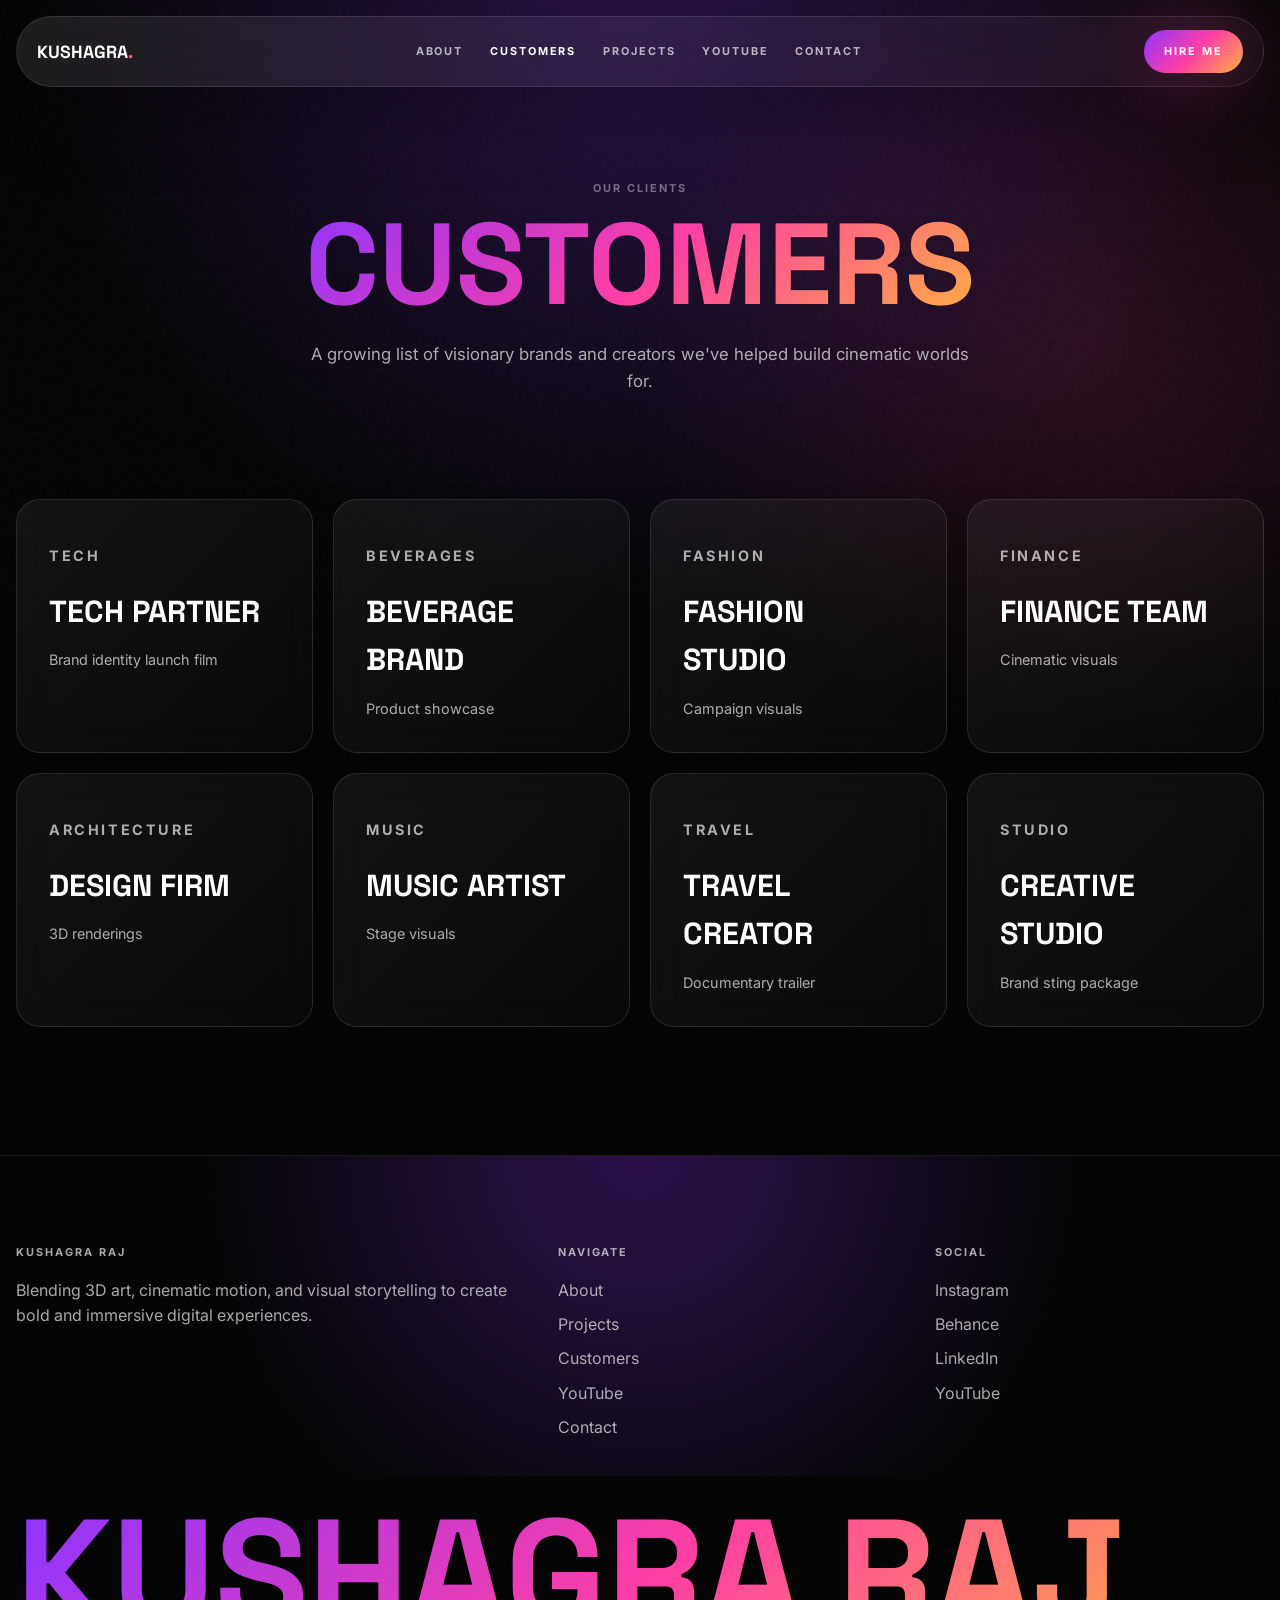
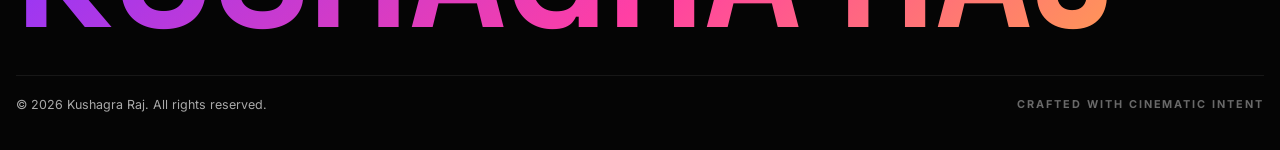
<file: customers.html>
<!doctype html>
<html lang="en">
  <head>
    <meta charset="utf-8">
    <meta name="viewport" content="width=device-width, initial-scale=1">
    <title>Customers - Kushagra Raj</title>
    <meta name="description" content="Brands and creators Kushagra Raj has crafted cinematic 3D visuals for.">
    <link rel="preconnect" href="https://fonts.googleapis.com">
    <link rel="preconnect" href="https://fonts.gstatic.com" crossorigin>
    <link href="https://fonts.googleapis.com/css2?family=Inter:wght@400;500;600;700;800&family=Space+Grotesk:wght@500;600;700&display=swap" rel="stylesheet">
    <link rel="stylesheet" href="styles.css">
  </head>
  <body>
    <header class="site-header">
      <div class="container">
        <div class="nav-shell">
          <a class="brand" href="index.html">KUSHAGRA<span>.</span></a>
          <input class="nav-toggle" id="nav-toggle" type="checkbox">
          <label class="menu-button" for="nav-toggle" aria-label="Open navigation">
            <span></span>
            <span></span>
          </label>
          <nav class="primary-nav" aria-label="Primary navigation">
            <a href="about.html">About</a>
            <a class="active" href="customers.html">Customers</a>
            <a href="projects.html">Projects</a>
            <a href="youtube.html">YouTube</a>
            <a href="contact.html">Contact</a>
          </nav>
          <a class="nav-cta" href="contact.html">Hire Me</a>
        </div>
      </div>
    </header>

    <main>
      <section class="section section-tight center">
        <div class="container">
          <p class="mini-label eyebrow-gap">Our Clients</p>
          <h1 class="page-title"><span class="gradient-text">Customers</span></h1>
          <p class="lede" style="margin-top: 1.5rem;">A growing list of visionary brands and creators we've helped build cinematic worlds for.</p>
        </div>
      </section>

      <section class="section section-bottom" style="padding-top: 2rem;">
        <div class="container">
          <div class="customer-grid">
            <article class="customer-card glass-card">
              <p class="mini-label">Tech</p>
              <h3>Tech Partner</h3>
              <p>Brand identity launch film</p>
            </article>
            <article class="customer-card glass-card">
              <p class="mini-label">Beverages</p>
              <h3>Beverage Brand</h3>
              <p>Product showcase</p>
            </article>
            <article class="customer-card glass-card">
              <p class="mini-label">Fashion</p>
              <h3>Fashion Studio</h3>
              <p>Campaign visuals</p>
            </article>
            <article class="customer-card glass-card">
              <p class="mini-label">Finance</p>
              <h3>Finance Team</h3>
              <p>Cinematic visuals</p>
            </article>
            <article class="customer-card glass-card">
              <p class="mini-label">Architecture</p>
              <h3>Design Firm</h3>
              <p>3D renderings</p>
            </article>
            <article class="customer-card glass-card">
              <p class="mini-label">Music</p>
              <h3>Music Artist</h3>
              <p>Stage visuals</p>
            </article>
            <article class="customer-card glass-card">
              <p class="mini-label">Travel</p>
              <h3>Travel Creator</h3>
              <p>Documentary trailer</p>
            </article>
            <article class="customer-card glass-card">
              <p class="mini-label">Studio</p>
              <h3>Creative Studio</h3>
              <p>Brand sting package</p>
            </article>
          </div>
        </div>
      </section>
    </main>

    <footer class="site-footer">
      <div class="container">
        <div class="footer-grid">
          <div>
            <p class="mini-label eyebrow-gap">Kushagra Raj</p>
            <p>Blending 3D art, cinematic motion, and visual storytelling to create bold and immersive digital experiences.</p>
          </div>
          <div>
            <p class="mini-label eyebrow-gap">Navigate</p>
            <ul>
              <li><a href="about.html">About</a></li>
              <li><a href="projects.html">Projects</a></li>
              <li><a href="customers.html">Customers</a></li>
              <li><a href="youtube.html">YouTube</a></li>
              <li><a href="contact.html">Contact</a></li>
            </ul>
          </div>
          <div>
            <p class="mini-label eyebrow-gap">Social</p>
            <ul>
              <li><a href="https://www.instagram.com/sunkissed.void/">Instagram</a></li>
              <li><a href="https://www.behance.net/kushagraraj3">Behance</a></li>
              <li><a href="https://www.linkedin.com/in/kushagra-raj-42b54a386/">LinkedIn</a></li>
              <li><a href="https://www.youtube.com/@Kawaahyt/">YouTube</a></li>
            </ul>
          </div>
        </div>
        <h2 class="footer-wordmark">KUSHAGRA RAJ</h2>
        <div class="footer-bottom">
          <p>&copy; 2026 Kushagra Raj. All rights reserved.</p>
          <p class="mini-label">Crafted with cinematic intent</p>
        </div>
      </div>
    </footer>
  </body>
</html>
</file>
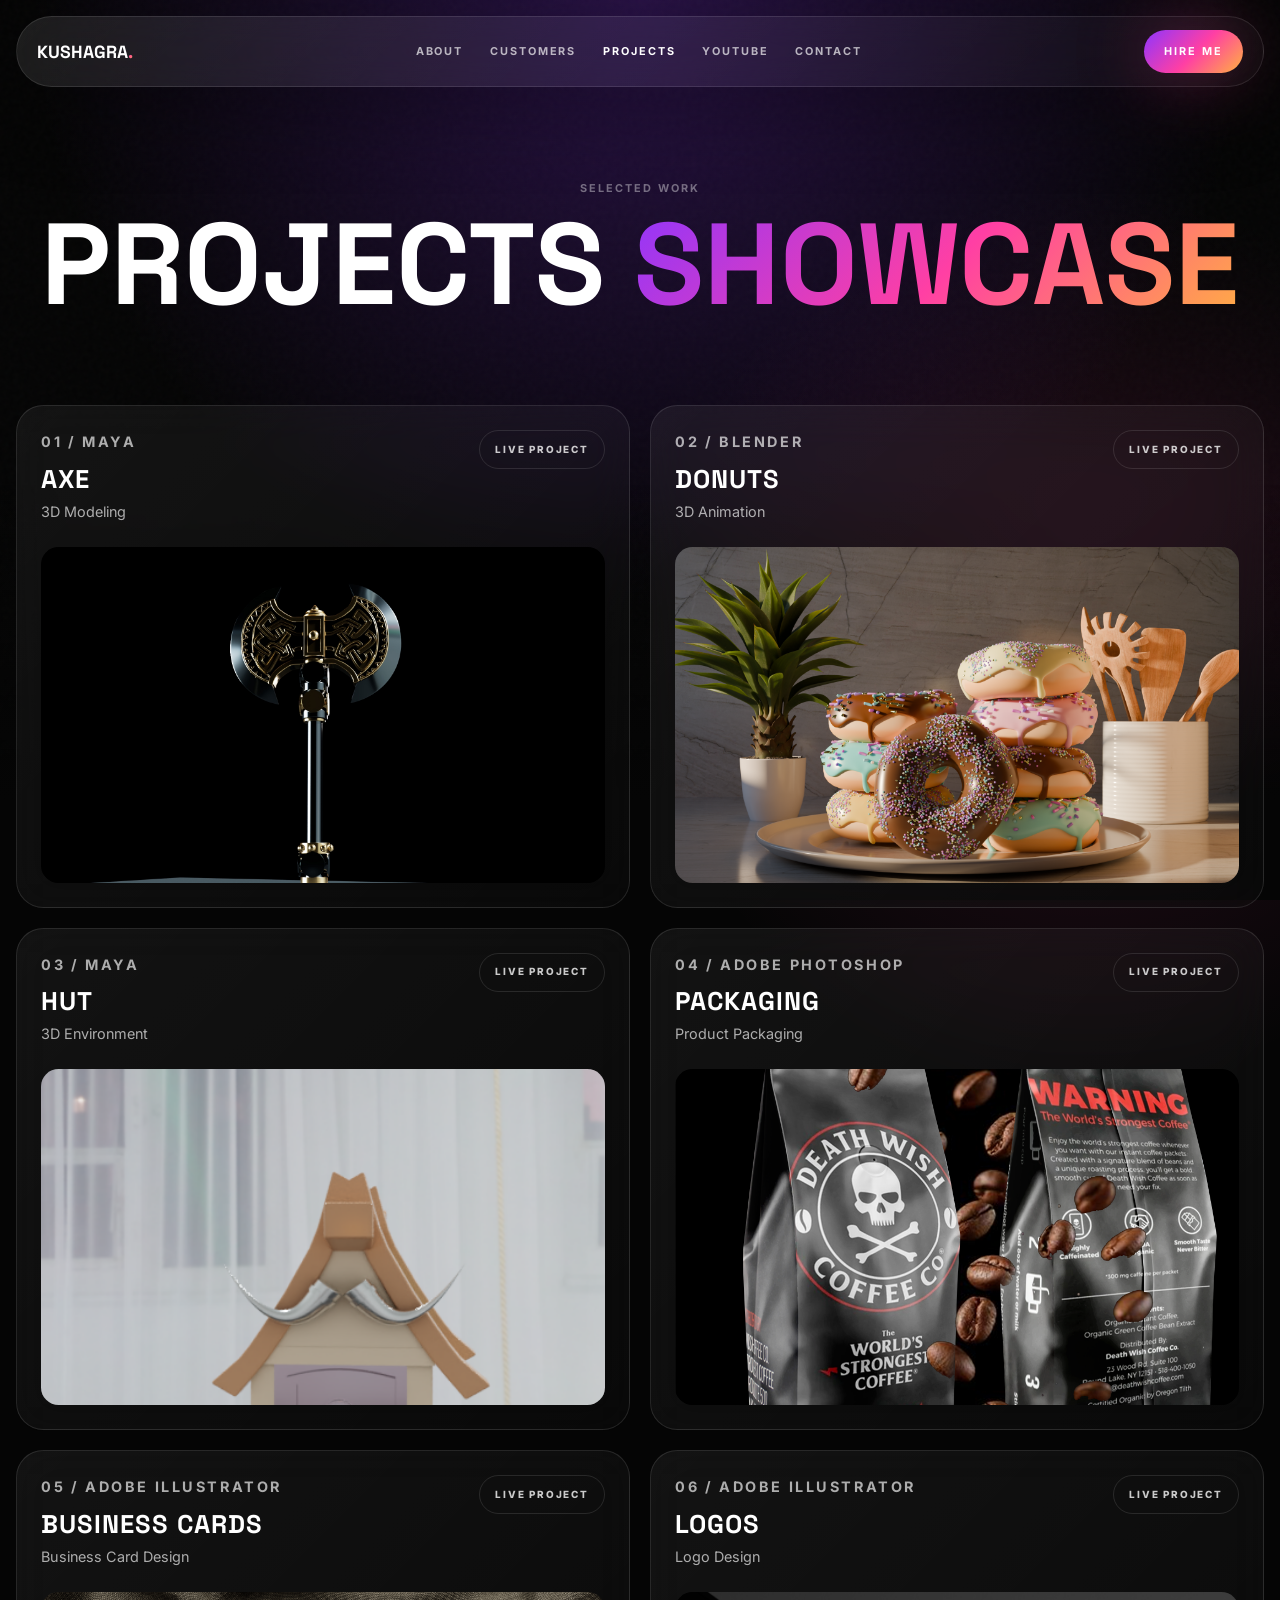
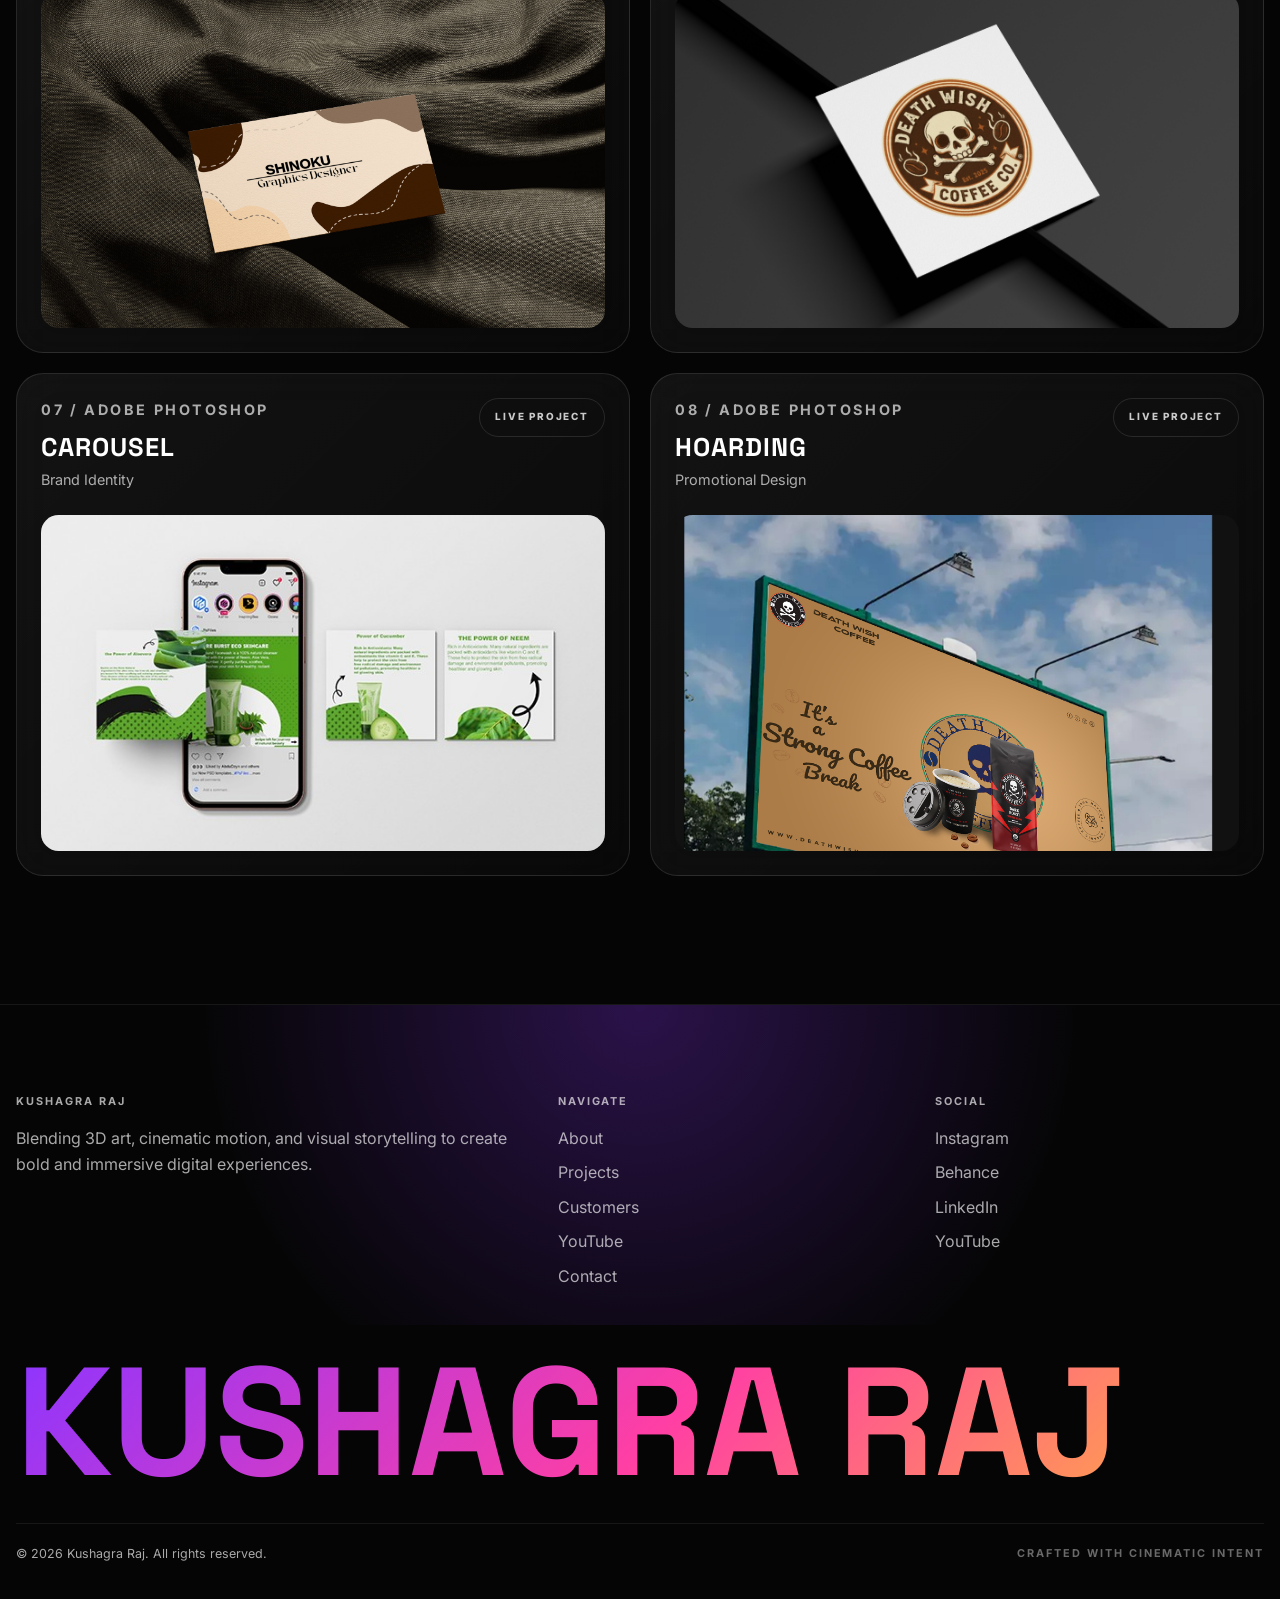
<file: projects.html>
<!doctype html>
<html lang="en">
  <head>
    <meta charset="utf-8">
    <meta name="viewport" content="width=device-width, initial-scale=1">
    <title>Projects - Kushagra Raj</title>
    <meta name="description" content="Selected cinematic 3D projects, motion design and brand visuals.">
    <link rel="preconnect" href="https://fonts.googleapis.com">
    <link rel="preconnect" href="https://fonts.gstatic.com" crossorigin>
    <link href="https://fonts.googleapis.com/css2?family=Inter:wght@400;500;600;700;800&family=Space+Grotesk:wght@500;600;700&display=swap" rel="stylesheet">
    <link rel="stylesheet" href="styles.css">
  </head>
  <body>
    <header class="site-header">
      <div class="container">
        <div class="nav-shell">
          <a class="brand" href="index.html">KUSHAGRA<span>.</span></a>
          <input class="nav-toggle" id="nav-toggle" type="checkbox">
          <label class="menu-button" for="nav-toggle" aria-label="Open navigation">
            <span></span>
            <span></span>
          </label>
          <nav class="primary-nav" aria-label="Primary navigation">
            <a href="about.html">About</a>
            <a href="customers.html">Customers</a>
            <a class="active" href="projects.html">Projects</a>
            <a href="youtube.html">YouTube</a>
            <a href="contact.html">Contact</a>
          </nav>
          <a class="nav-cta" href="contact.html">Hire Me</a>
        </div>
      </div>
    </header>

    <main>
      <section class="section section-tight center">
        <div class="container">
          <p class="mini-label eyebrow-gap">Selected Work</p>
          <h1 class="page-title">Projects <span class="gradient-text">Showcase</span></h1>
        </div>
      </section>

      <section class="section section-bottom" style="padding-top: 1rem;">
        <div class="container">
          <div class="projects-grid">
            <article class="project-card glass-card">
              <div class="project-top">
                <div>
                  <p class="mini-label">01 / Maya</p>
                  <h3>AXE</h3>
                  <p>3D Modeling</p>
                </div>
                <a class="project-link" href="https://www.linkedin.com/posts/kushagra-raj-42b54a386_3dmodeling-propdesign-environmentart-share-7464693023856115712-oUpx/?utm_source=share&utm_medium=member_desktop&rcm=ACoAAF8e5eMB42mOuItwXcBYfwXyncaGoYvLMF4" target="_blank" rel="noreferrer">Live Project</a>
              </div>
              <div class="project-image">
                <img src="assets/axe_maya_render_01.jpg" alt="Axe 3D modeling project" loading="lazy">
              </div>
            </article>

            <article class="project-card glass-card">
              <div class="project-top">
                <div>
                  <p class="mini-label">02 / Blender</p>
                  <h3>Donuts</h3>
                  <p>3D Animation</p>
                </div>
                <a class="project-link" href="https://www.linkedin.com/posts/kushagra-raj-42b54a386_3ddesign-cgiartist-fooddesign-share-7464693444221935616-OHsV/?utm_source=share&utm_medium=member_desktop&rcm=ACoAAF8e5eMB42mOuItwXcBYfwXyncaGoYvLMF4" target="_blank" rel="noreferrer">Live Project</a>
              </div>
              <div class="project-image">
                <img src="assets/donuts.png" alt="Donuts 3D animation project" loading="lazy">
              </div>
            </article>

            <article class="project-card glass-card">
              <div class="project-top">
                <div>
                  <p class="mini-label">03 / Maya</p>
                  <h3>HUT</h3>
                  <p>3D Environment</p>
                </div>
                <a class="project-link" href="https://www.behance.net/gallery/249986613/maya-render-hut?share=1" target="_blank" rel="noreferrer">Live Project</a>
              </div>
              <div class="project-image">
                <img src="assets/hut_maya_rander_01.png" alt="Hut 3D environment project" loading="lazy">
              </div>
            </article>

            <article class="project-card glass-card">
              <div class="project-top">
                <div>
                  <p class="mini-label">04 / Adobe Photoshop</p>
                  <h3>Packaging</h3>
                  <p>Product Packaging</p>
                </div>
                <a class="project-link" href="https://www.behance.net/gallery/241066777/GRAPHIC-DESIGNER-PORTFOLIO-2025" target="_blank" rel="noreferrer">Live Project</a>
              </div>
              <div class="project-image">
                <img src="assets/B.png" alt="Product packaging design project" loading="lazy">
              </div>
            </article>

            <article class="project-card glass-card">
              <div class="project-top">
                <div>
                  <p class="mini-label">05 / Adobe Illustrator</p>
                  <h3>Business Cards</h3>
                  <p>Business Card Design</p>
                </div>
                <a class="project-link" href="https://www.behance.net/gallery/238166217/BUSINESS-CARD-DESIGN" target="_blank" rel="noreferrer">Live Project</a>
              </div>
              <div class="project-image">
                <img src="assets/B1.jpg" alt="Business card design project" loading="lazy">
              </div>
            </article>

            <article class="project-card glass-card">
              <div class="project-top">
                <div>
                  <p class="mini-label">06 / Adobe Illustrator</p>
                  <h3>Logos</h3>
                  <p>Logo Design</p>
                </div>
                <a class="project-link" href="https://www.behance.net/gallery/241002113/LOGO-REDESIGN" target="_blank" rel="noreferrer">Live Project</a>
              </div>
              <div class="project-image">
                <img src="assets/L%201.jpg" alt="Logo redesign project" loading="lazy">
              </div>
            </article>

            <article class="project-card glass-card">
              <div class="project-top">
                <div>
                  <p class="mini-label">07 / Adobe Photoshop</p>
                  <h3>Carousel</h3>
                  <p>Brand Identity</p>
                </div>
                <a class="project-link" href="https://www.behance.net/gallery/241066777/GRAPHIC-DESIGNER-PORTFOLIO-2025" target="_blank" rel="noreferrer">Live Project</a>
              </div>
              <div class="project-image">
                <img src="assets/caraousel.jpg" alt="Carousel brand identity project" loading="lazy">
              </div>
            </article>

            <article class="project-card glass-card">
              <div class="project-top">
                <div>
                  <p class="mini-label">08 / Adobe Photoshop</p>
                  <h3>Hoarding</h3>
                  <p>Promotional Design</p>
                </div>
                <a class="project-link" href="https://www.behance.net/gallery/241066777/GRAPHIC-DESIGNER-PORTFOLIO-2025" target="_blank" rel="noreferrer">Live Project</a>
              </div>
              <div class="project-image">
                <img src="assets/h1.png" alt="Promotional hoarding design project" loading="lazy">
              </div>
            </article>
          </div>
        </div>
      </section>
    </main>

    <footer class="site-footer">
      <div class="container">
        <div class="footer-grid">
          <div>
            <p class="mini-label eyebrow-gap">Kushagra Raj</p>
            <p>Blending 3D art, cinematic motion, and visual storytelling to create bold and immersive digital experiences.</p>
          </div>
          <div>
            <p class="mini-label eyebrow-gap">Navigate</p>
            <ul>
              <li><a href="about.html">About</a></li>
              <li><a href="projects.html">Projects</a></li>
              <li><a href="customers.html">Customers</a></li>
              <li><a href="youtube.html">YouTube</a></li>
              <li><a href="contact.html">Contact</a></li>
            </ul>
          </div>
          <div>
            <p class="mini-label eyebrow-gap">Social</p>
            <ul>
              <li><a href="https://www.instagram.com/sunkissed.void/">Instagram</a></li>
              <li><a href="https://www.behance.net/kushagraraj3">Behance</a></li>
              <li><a href="https://www.linkedin.com/in/kushagra-raj-42b54a386/">LinkedIn</a></li>
              <li><a href="https://www.youtube.com/@Kawaahyt/">YouTube</a></li>
            </ul>
          </div>
        </div>
        <h2 class="footer-wordmark">KUSHAGRA RAJ</h2>
        <div class="footer-bottom">
          <p>&copy; 2026 Kushagra Raj. All rights reserved.</p>
          <p class="mini-label">Crafted with cinematic intent</p>
        </div>
      </div>
    </footer>
  </body>
</html>
</file>
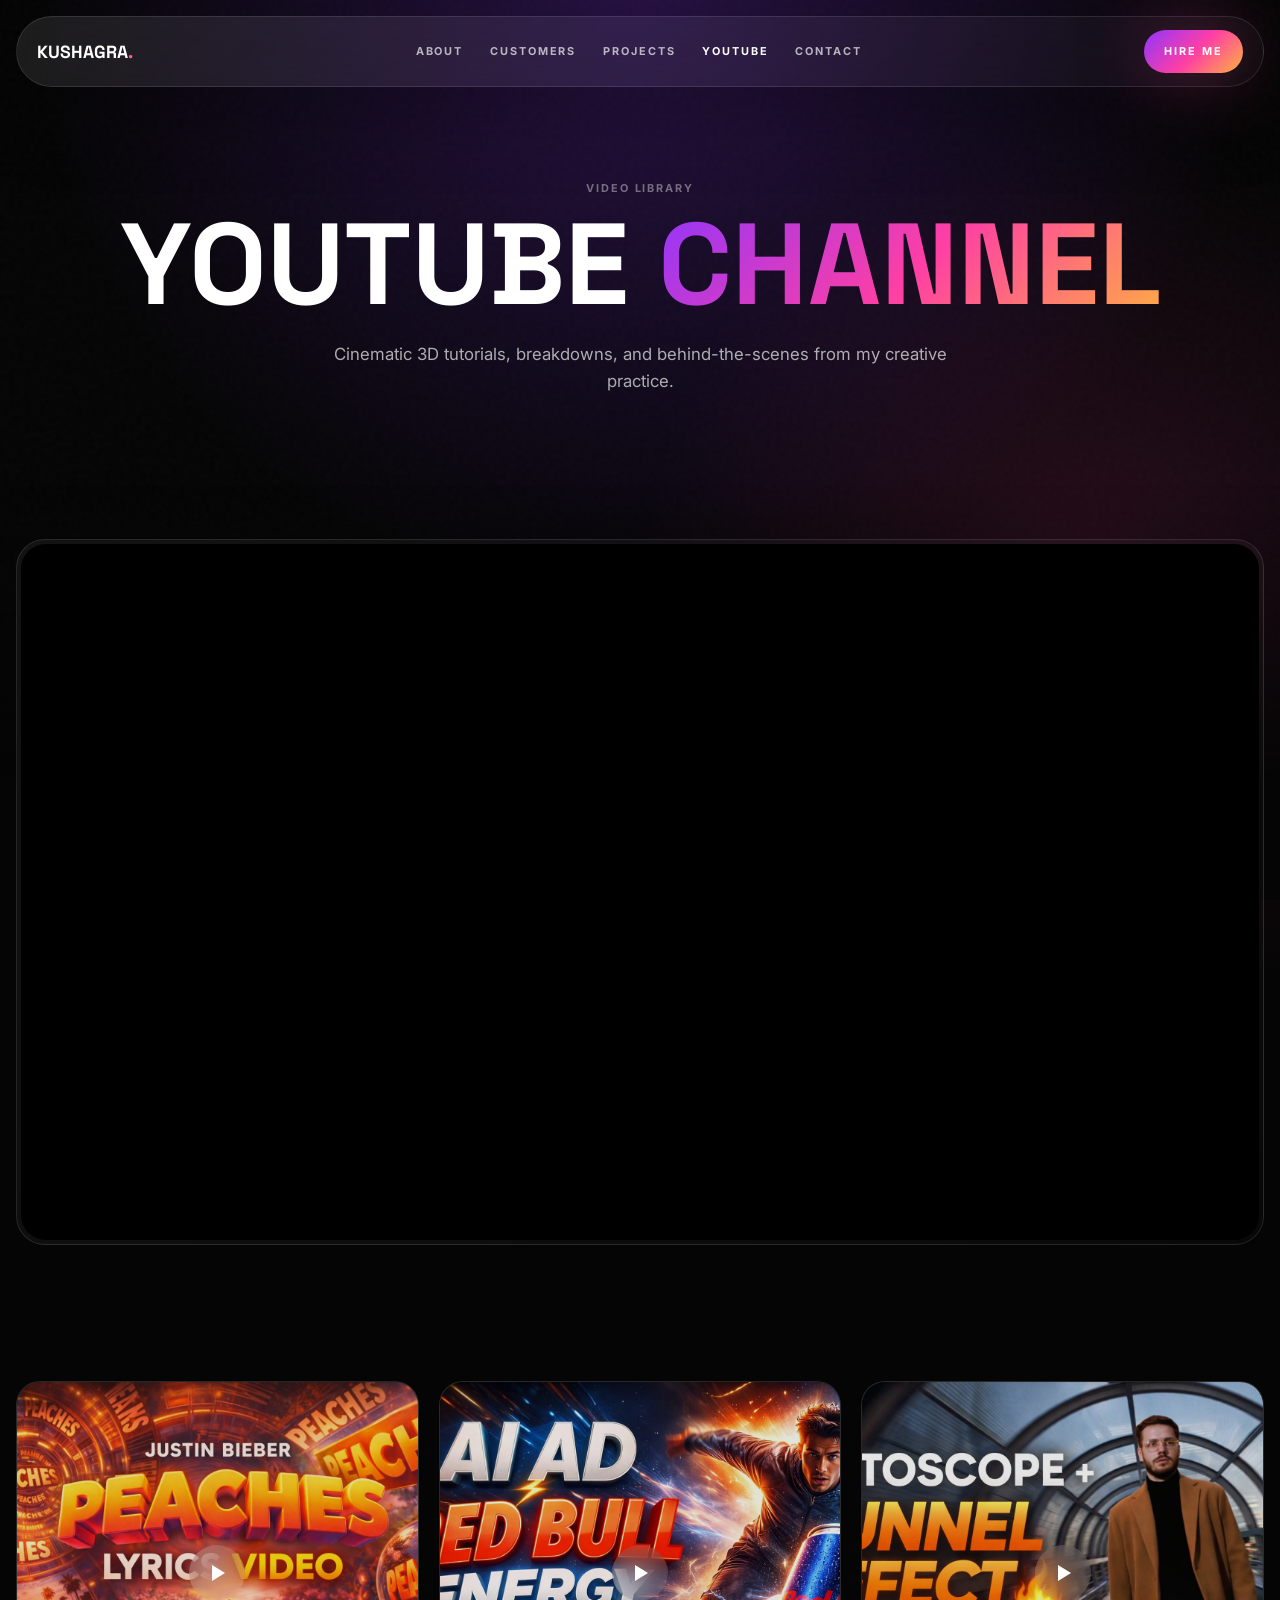
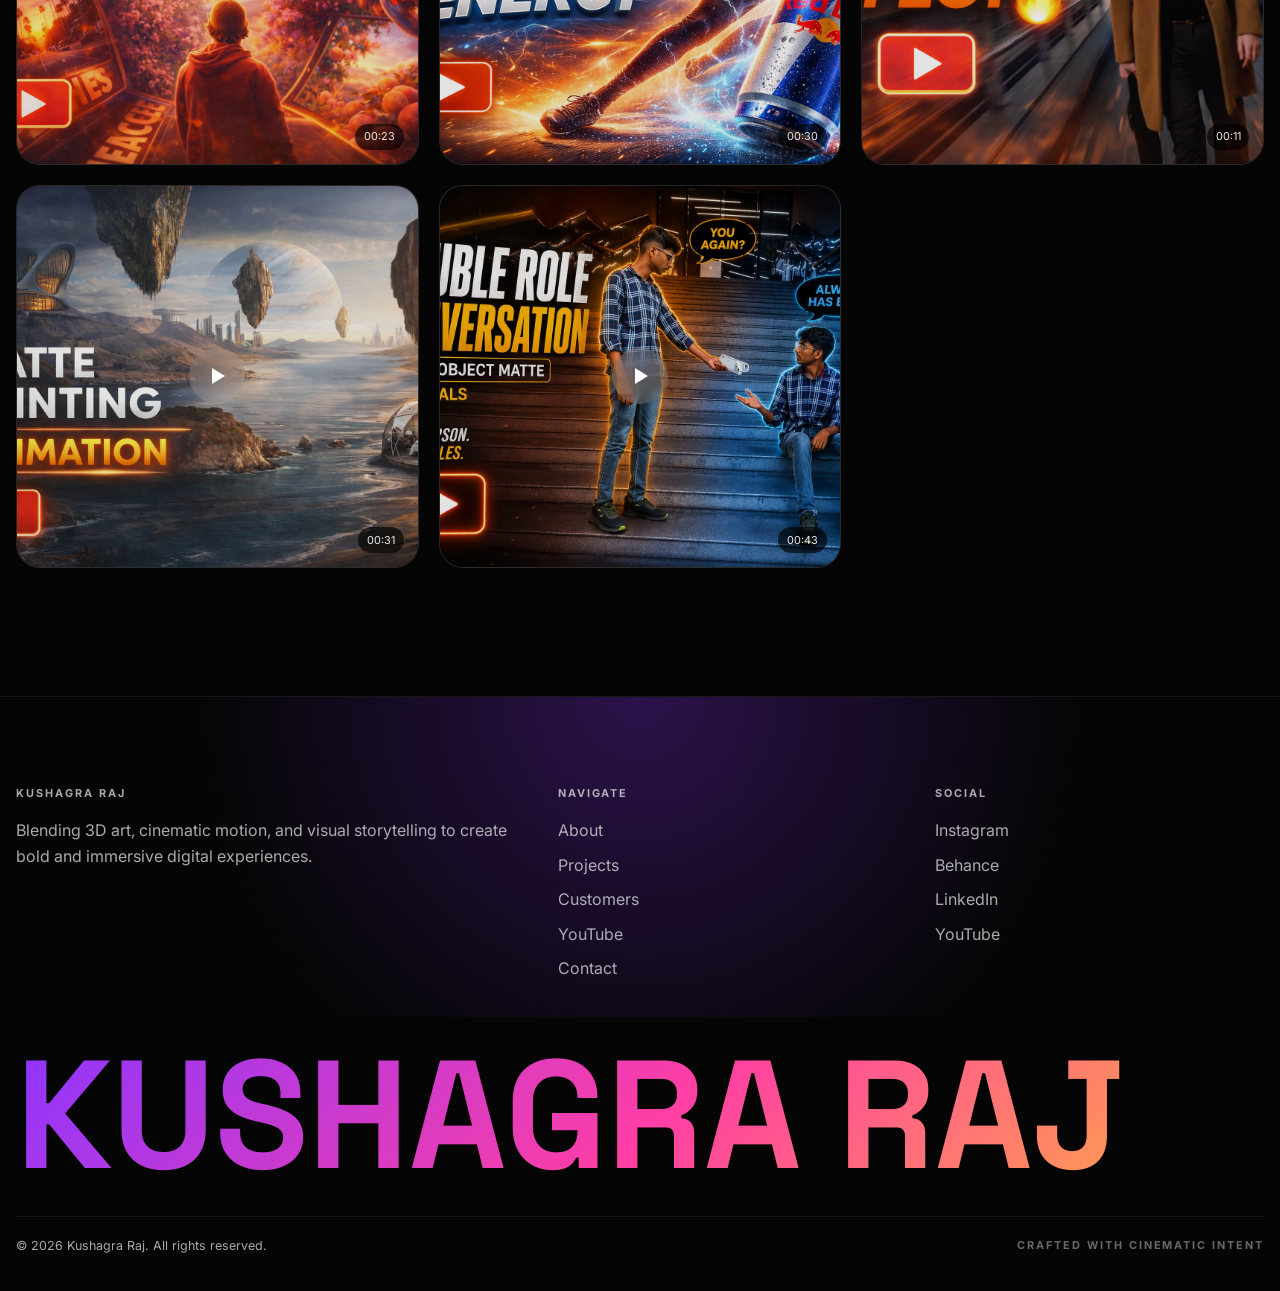
<file: youtube.html>
<!doctype html>
<html lang="en">
  <head>
    <meta charset="utf-8">
    <meta name="viewport" content="width=device-width, initial-scale=1">
    <title>YouTube - Kushagra Raj</title>
    <meta name="description" content="Cinematic 3D tutorials, breakdowns and behind-the-scenes videos.">
    <link rel="preconnect" href="https://fonts.googleapis.com">
    <link rel="preconnect" href="https://fonts.gstatic.com" crossorigin>
    <link href="https://fonts.googleapis.com/css2?family=Inter:wght@400;500;600;700;800&family=Space+Grotesk:wght@500;600;700&display=swap" rel="stylesheet">
    <link rel="stylesheet" href="styles.css">
  </head>
  <body>
    <header class="site-header">
      <div class="container">
        <div class="nav-shell">
          <a class="brand" href="index.html">KUSHAGRA<span>.</span></a>
          <input class="nav-toggle" id="nav-toggle" type="checkbox">
          <label class="menu-button" for="nav-toggle" aria-label="Open navigation">
            <span></span>
            <span></span>
          </label>
          <nav class="primary-nav" aria-label="Primary navigation">
            <a href="about.html">About</a>
            <a href="customers.html">Customers</a>
            <a href="projects.html">Projects</a>
            <a class="active" href="youtube.html">YouTube</a>
            <a href="contact.html">Contact</a>
          </nav>
          <a class="nav-cta" href="contact.html">Hire Me</a>
        </div>
      </div>
    </header>

    <main>
      <section class="section section-tight center">
        <div class="container">
          <p class="mini-label eyebrow-gap">Video Library</p>
          <h1 class="page-title">YouTube <span class="gradient-text">Channel</span></h1>
          <p class="lede" style="margin-top: 1.5rem;">Cinematic 3D tutorials, breakdowns, and behind-the-scenes from my creative practice.</p>
        </div>
      </section>

      <section class="section-tight">
        <div class="container">
          <div class="featured-video glass-card">
            <iframe src="https://www.youtube.com/embed/_7jm_tGbnd4?rel=0" title="Featured Video" allow="accelerometer; clipboard-write; encrypted-media; gyroscope; picture-in-picture" allowfullscreen></iframe>
          </div>
        </div>
      </section>

      <section class="section section-bottom" style="padding-top: 4rem;">
        <div class="container">
          <div class="video-grid">
            <article class="video-card glass-card">
              <a class="video-thumb" href="https://www.youtube.com/watch?v=_7jm_tGbnd4" target="_blank" rel="noopener noreferrer">
                <img src="thumbnails/T1.jpeg" alt="Peaches - Justin Beiber 3D tunnel lyrics video thumbnail" loading="lazy">
                <span class="play-dot" aria-hidden="true"></span>
                <span class="time-badge">00:23</span>
              </a>
              <div class="video-copy">
                <h3>Peaches - Justin Beiber | 3D Tunnel Lyrics Video</h3>
                <p>29 views &bull; Watch</p>
              </div>
            </article>

            <article class="video-card glass-card">
              <a class="video-thumb" href="https://www.youtube.com/watch?v=Dj4G26o1Q_U" target="_blank" rel="noopener noreferrer">
                <img src="thumbnails/T2.jpeg" alt="Red Bull AI ad thumbnail" loading="lazy">
                <span class="play-dot" aria-hidden="true"></span>
                <span class="time-badge">00:30</span>
              </a>
              <div class="video-copy">
                <h3>Red Bull AI Ad | Cinematic Energy Commercial</h3>
                <p>47 views &bull; Watch</p>
              </div>
            </article>

            <article class="video-card glass-card">
              <a class="video-thumb" href="https://www.youtube.com/watch?v=XaRugoDPEaU" target="_blank" rel="noopener noreferrer">
                <img src="thumbnails/T3.jpeg" alt="Rotoscope walk in tunnel thumbnail" loading="lazy">
                <span class="play-dot" aria-hidden="true"></span>
                <span class="time-badge">00:11</span>
              </a>
              <div class="video-copy">
                <h3>Rotoscope Walk in Tunnel | Cinematic Motion Experiment</h3>
                <p>11 views &bull; Watch</p>
              </div>
            </article>

            <article class="video-card glass-card">
              <a class="video-thumb" href="https://www.youtube.com/watch?v=DSNAPLc01tI" target="_blank" rel="noopener noreferrer">
                <img src="thumbnails/T4.jpeg" alt="Matte painting animation thumbnail" loading="lazy">
                <span class="play-dot" aria-hidden="true"></span>
                <span class="time-badge">00:31</span>
              </a>
              <div class="video-copy">
                <h3>I Animated a Matte Painting</h3>
                <p>15 views &bull; Watch</p>
              </div>
            </article>

            <article class="video-card glass-card">
              <a class="video-thumb" href="https://www.youtube.com/watch?v=29YLNBfmrcQ" target="_blank" rel="noopener noreferrer">
                <img src="thumbnails/T5.jpeg" alt="Double role effect video thumbnail" loading="lazy">
                <span class="play-dot" aria-hidden="true"></span>
                <span class="time-badge">00:43</span>
              </a>
              <div class="video-copy">
                <h3>One Person, Two Roles (Insane Double Role Effect)</h3>
                <p>10 views &bull; Watch</p>
              </div>
            </article>
          </div>
        </div>
      </section>
    </main>

    <footer class="site-footer">
      <div class="container">
        <div class="footer-grid">
          <div>
            <p class="mini-label eyebrow-gap">Kushagra Raj</p>
            <p>Blending 3D art, cinematic motion, and visual storytelling to create bold and immersive digital experiences.</p>
          </div>
          <div>
            <p class="mini-label eyebrow-gap">Navigate</p>
            <ul>
              <li><a href="about.html">About</a></li>
              <li><a href="projects.html">Projects</a></li>
              <li><a href="customers.html">Customers</a></li>
              <li><a href="youtube.html">YouTube</a></li>
              <li><a href="contact.html">Contact</a></li>
            </ul>
          </div>
          <div>
            <p class="mini-label eyebrow-gap">Social</p>
            <ul>
              <li><a href="https://www.instagram.com/sunkissed.void/">Instagram</a></li>
              <li><a href="https://www.behance.net/kushagraraj3">Behance</a></li>
              <li><a href="https://www.linkedin.com/in/kushagra-raj-42b54a386/">LinkedIn</a></li>
              <li><a href="https://www.youtube.com/@Kawaahyt/">YouTube</a></li>
            </ul>
          </div>
        </div>
        <h2 class="footer-wordmark">KUSHAGRA RAJ</h2>
        <div class="footer-bottom">
          <p>&copy; 2026 Kushagra Raj. All rights reserved.</p>
          <p class="mini-label">Crafted with cinematic intent</p>
        </div>
      </div>
    </footer>
  </body>
</html>
</file>
<file: styles.css>
:root {
  --bg: #050505;
  --panel: rgba(255, 255, 255, 0.055);
  --panel-strong: rgba(255, 255, 255, 0.085);
  --line: rgba(255, 255, 255, 0.11);
  --line-soft: rgba(255, 255, 255, 0.07);
  --text: #ffffff;
  --muted: rgba(255, 255, 255, 0.66);
  --faint: rgba(255, 255, 255, 0.4);
  --purple: #8d35ff;
  --pink: #ff3fa4;
  --orange: #ffb23f;
  --cyan: #55d6ff;
  --max: 1400px;
  --display: "Space Grotesk", "Inter", system-ui, sans-serif;
  --body: "Inter", system-ui, sans-serif;
}

* {
  box-sizing: border-box;
}

html {
  scroll-behavior: smooth;
}

body {
  margin: 0;
  background:
    radial-gradient(circle at 50% 0%, rgba(141, 53, 255, 0.25), transparent 38rem),
    radial-gradient(circle at 85% 20%, rgba(255, 63, 164, 0.14), transparent 28rem),
    var(--bg);
  color: var(--text);
  font-family: var(--body);
  line-height: 1.6;
  overflow-x: hidden;
}

body::before {
  content: "";
  position: fixed;
  inset: 0;
  z-index: -2;
  opacity: 0.045;
  pointer-events: none;
  background-image: url("data:image/svg+xml,%3Csvg viewBox='0 0 200 200' xmlns='http://www.w3.org/2000/svg'%3E%3Cfilter id='n'%3E%3CfeTurbulence type='fractalNoise' baseFrequency='0.85' numOctaves='3' stitchTiles='stitch'/%3E%3C/filter%3E%3Crect width='100%25' height='100%25' filter='url(%23n)' opacity='0.5'/%3E%3C/svg%3E");
}

body::after {
  content: "";
  position: fixed;
  inset: auto 0 0;
  z-index: -1;
  height: 26rem;
  background: linear-gradient(180deg, transparent, var(--bg) 76%);
  pointer-events: none;
}

img,
iframe {
  display: block;
  max-width: 100%;
}

a {
  color: inherit;
  text-decoration: none;
}

h1,
h2,
h3,
h4,
p {
  margin: 0;
}

button,
input,
textarea {
  font: inherit;
}

.container {
  width: min(100% - 2rem, var(--max));
  margin-inline: auto;
}

.site-header {
  position: fixed;
  inset: 0 0 auto;
  z-index: 50;
  padding: 1rem 0;
}

.nav-shell {
  position: relative;
  display: flex;
  align-items: center;
  justify-content: space-between;
  gap: 1rem;
  min-height: 4.25rem;
  padding: 0.8rem 1.25rem;
  border: 1px solid var(--line);
  border-radius: 999px;
  background: linear-gradient(135deg, rgba(255, 255, 255, 0.095), rgba(255, 255, 255, 0.025));
  box-shadow: 0 24px 80px rgba(0, 0, 0, 0.28);
  backdrop-filter: blur(26px);
  -webkit-backdrop-filter: blur(26px);
}

.brand,
.footer-wordmark {
  font-family: var(--display);
  font-weight: 800;
  letter-spacing: 0;
}

.brand {
  position: relative;
  z-index: 2;
  font-size: 1.1rem;
}

.primary-nav {
  display: flex;
  align-items: center;
  gap: 1.65rem;
}

.primary-nav a,
.nav-cta,
.mini-label,
.small-link {
  font-size: 0.68rem;
  font-weight: 700;
  letter-spacing: 0.18em;
  text-transform: uppercase;
}

.primary-nav a {
  color: rgba(255, 255, 255, 0.68);
  transition: color 180ms ease;
}

.primary-nav a:hover,
.primary-nav a.active {
  color: #ffffff;
}

.nav-cta,
.button,
.plan-button,
.project-link,
.submit-button {
  display: inline-flex;
  align-items: center;
  justify-content: center;
  gap: 0.75rem;
  border-radius: 999px;
  border: 0;
  color: #ffffff;
  background: linear-gradient(135deg, var(--purple), var(--pink) 52%, var(--orange));
  box-shadow: 0 0 70px rgba(255, 63, 164, 0.36);
  transition:
    transform 180ms ease,
    box-shadow 180ms ease,
    border-color 180ms ease,
    background 180ms ease;
}

.nav-cta {
  padding: 0.82rem 1.25rem;
}

.button {
  padding: 1rem 1.75rem;
  font-size: 0.72rem;
  font-weight: 800;
  letter-spacing: 0.22em;
  text-transform: uppercase;
}

.nav-cta:hover,
.button:hover,
.plan-button:hover,
.submit-button:hover {
  transform: translateY(-2px) scale(1.02);
  box-shadow: 0 0 90px rgba(255, 63, 164, 0.5);
}

.nav-toggle {
  position: absolute;
  width: 1px;
  height: 1px;
  opacity: 0;
  pointer-events: none;
}

.menu-button {
  display: none;
  position: relative;
  z-index: 2;
  width: 2.75rem;
  height: 2.75rem;
  cursor: pointer;
  border: 1px solid var(--line);
  border-radius: 50%;
  background: rgba(255, 255, 255, 0.05);
}

.menu-button span {
  position: absolute;
  left: 0.75rem;
  right: 0.75rem;
  height: 1px;
  background: #ffffff;
  transition:
    transform 180ms ease,
    top 180ms ease;
}

.menu-button span:first-child {
  top: 1.05rem;
}

.menu-button span:last-child {
  top: 1.55rem;
}

.nav-toggle:checked + .menu-button span:first-child {
  top: 1.32rem;
  transform: rotate(45deg);
}

.nav-toggle:checked + .menu-button span:last-child {
  top: 1.32rem;
  transform: rotate(-45deg);
}

main {
  position: relative;
  z-index: 1;
  padding-top: 6.75rem;
}

.section {
  position: relative;
  padding: 7rem 0;
}

.section-tight {
  padding: 4.5rem 0;
}

.section-bottom {
  padding-bottom: 8rem;
}

.center {
  text-align: center;
}

.mini-label {
  color: var(--faint);
}

.eyebrow-gap {
  margin-bottom: 1rem;
}

.display-title,
.hero-title,
.section-title,
.page-title,
.footer-wordmark {
  font-family: var(--display);
  font-weight: 800;
  line-height: 0.9;
  text-transform: uppercase;
  letter-spacing: 0;
}

.gradient-text,
.brand span,
.footer-wordmark {
  background: linear-gradient(135deg, var(--purple), var(--pink) 52%, var(--orange));
  -webkit-background-clip: text;
  background-clip: text;
  color: transparent;
}

.hero {
  position: relative;
  overflow: hidden;
  padding: 3rem 0 8rem;
}

.hero::before,
.radial-glow {
  content: "";
  position: absolute;
  inset: 0;
  pointer-events: none;
  background: radial-gradient(circle at 50% 0%, rgba(141, 53, 255, 0.38), transparent 58%);
}

.hero-title {
  position: relative;
  z-index: 2;
  text-align: center;
  font-size: clamp(4.4rem, 17vw, 18rem);
}

.hero-art {
  position: relative;
  z-index: 3;
  width: min(92vw, 540px);
  margin: clamp(-9rem, -15vw, -3rem) auto 0;
  animation: float-y 6s ease-in-out infinite;
}

.hero-art::before {
  content: "";
  position: absolute;
  inset: 10% 8% 0;
  z-index: -1;
  border-radius: 50%;
  background: radial-gradient(circle, rgba(255, 63, 164, 0.28), rgba(141, 53, 255, 0.16), transparent 68%);
  filter: blur(38px);
  transform: translateY(2rem);
}

.hero-art img {
  width: 100%;
  filter: drop-shadow(0 46px 62px rgba(180, 80, 255, 0.34));
}

.hero-meta {
  display: flex;
  align-items: flex-end;
  justify-content: space-between;
  gap: 2rem;
  margin-top: 4rem;
}

.hero-meta p {
  max-width: 20rem;
  color: var(--muted);
  font-size: 0.95rem;
}

.brand-strip {
  margin-top: 5.5rem;
  text-align: center;
}

.brand-strip-list {
  display: flex;
  flex-wrap: wrap;
  justify-content: center;
  gap: 1rem 3rem;
  margin-top: 1.75rem;
  color: rgba(255, 255, 255, 0.28);
  font-family: var(--display);
  font-size: clamp(1.3rem, 2vw, 2rem);
  font-weight: 800;
  letter-spacing: 0.14em;
}

.split-heading {
  display: flex;
  align-items: flex-end;
  justify-content: space-between;
  gap: 2rem;
  margin-bottom: 3.75rem;
}

.section-title {
  font-size: clamp(3rem, 7vw, 6.8rem);
}

.page-title {
  font-size: clamp(3.2rem, 9vw, 8.5rem);
}

.outlined {
  color: transparent;
  -webkit-text-stroke: 1px rgba(255, 255, 255, 0.54);
}

.lede {
  max-width: 42rem;
  margin-inline: auto;
  color: var(--muted);
  font-size: 1.05rem;
}

.split-heading .lede {
  max-width: 24rem;
  margin: 0;
}

.showcase-grid {
  display: grid;
  grid-template-columns: repeat(4, minmax(0, 1fr));
  grid-auto-rows: 14rem;
  gap: 1.25rem;
}

.media-card {
  position: relative;
  overflow: hidden;
  border: 1px solid var(--line);
  border-radius: 1.5rem;
  background: #111111;
}

.media-card.large {
  grid-column: span 2;
  grid-row: span 2;
}

.media-card img {
  width: 100%;
  height: 100%;
  object-fit: cover;
  transition: transform 700ms ease, opacity 700ms ease;
}

.media-card::after {
  content: "";
  position: absolute;
  inset: 0;
  background: linear-gradient(0deg, rgba(0, 0, 0, 0.72), transparent 58%);
  opacity: 0.72;
  transition: opacity 180ms ease;
}

.media-card:hover img {
  transform: scale(1.08);
}

.media-card:hover::after {
  opacity: 0.95;
}

.media-card span {
  position: absolute;
  z-index: 1;
  left: 1.25rem;
  bottom: 1.1rem;
}

.glass-panel,
.glass-card,
.strong-panel {
  border: 1px solid var(--line);
  background: linear-gradient(135deg, rgba(255, 255, 255, 0.06), rgba(255, 255, 255, 0.018));
  backdrop-filter: blur(22px);
  -webkit-backdrop-filter: blur(22px);
}

.strong-panel {
  position: relative;
  overflow: hidden;
  border-radius: 2rem;
  background:
    radial-gradient(circle at 50% 0%, rgba(255, 63, 164, 0.15), transparent 36rem),
    linear-gradient(180deg, rgba(27, 7, 55, 0.95), rgba(10, 2, 18, 0.96), rgba(5, 5, 5, 0.98));
  padding: clamp(2rem, 5vw, 4rem);
}

.plans-grid,
.testimonials-grid,
.projects-grid,
.customer-grid,
.video-grid,
.features-grid,
.skills-grid {
  display: grid;
  gap: 1.25rem;
}

.plans-grid {
  grid-template-columns: repeat(3, minmax(0, 1fr));
}

.plan-card {
  position: relative;
  display: flex;
  min-height: 100%;
  flex-direction: column;
  overflow: hidden;
  border: 1px solid var(--line);
  border-radius: 1.5rem;
  padding: 2rem;
  background: linear-gradient(135deg, rgba(255, 255, 255, 0.052), rgba(255, 255, 255, 0.015));
  transition:
    transform 200ms ease,
    border-color 200ms ease,
    box-shadow 200ms ease;
}

.plan-card.featured {
  border-color: rgba(255, 63, 164, 0.46);
  background: linear-gradient(180deg, rgba(255, 63, 164, 0.13), rgba(255, 178, 63, 0.052));
  box-shadow: 0 0 70px rgba(255, 63, 164, 0.24);
  transform: translateY(-0.35rem);
}

.plan-card:hover,
.project-card:hover,
.customer-card:hover,
.testimonial-card:hover,
.feature-card:hover,
.skill-card:hover {
  transform: translateY(-0.45rem);
  border-color: rgba(255, 63, 164, 0.38);
  box-shadow: 0 22px 80px rgba(141, 53, 255, 0.22);
}

.plan-top,
.project-top {
  display: flex;
  align-items: flex-start;
  justify-content: space-between;
  gap: 1rem;
}

.badge {
  display: inline-flex;
  align-items: center;
  min-height: 1.65rem;
  padding: 0.3rem 0.75rem;
  border: 1px solid var(--line);
  border-radius: 999px;
  color: rgba(255, 255, 255, 0.66);
  font-size: 0.62rem;
  font-weight: 800;
  letter-spacing: 0.16em;
  text-transform: uppercase;
}

.badge.light {
  border-color: transparent;
  background: #ffffff;
  color: #050505;
}

.number {
  color: rgba(255, 255, 255, 0.34);
  font-size: 0.75rem;
  font-weight: 700;
  letter-spacing: 0.18em;
}

.plan-card h3,
.project-card h3,
.skill-card h3,
.feature-card h3,
.customer-card h3 {
  font-family: var(--display);
  font-weight: 800;
  text-transform: uppercase;
  letter-spacing: 0;
}

.plan-card h3 {
  margin-top: 1.75rem;
  font-size: 1.55rem;
}

.price-line {
  display: flex;
  align-items: flex-end;
  gap: 0.6rem;
  margin-top: 1.3rem;
}

.price {
  font-family: var(--display);
  font-size: clamp(3.25rem, 5vw, 4.2rem);
  font-weight: 800;
  line-height: 1;
}

.price-note {
  margin-bottom: 0.45rem;
  color: var(--faint);
}

.plan-card p {
  margin-top: 1rem;
  color: var(--muted);
  font-size: 0.9rem;
}

.divider {
  height: 1px;
  margin: 1.4rem 0;
  background: var(--line-soft);
}

.feature-list {
  display: grid;
  gap: 0.8rem;
  margin: 0;
  padding: 0;
  list-style: none;
}

.feature-list li {
  position: relative;
  padding-left: 1.55rem;
  color: rgba(255, 255, 255, 0.78);
  font-size: 0.9rem;
}

.feature-list li::before {
  content: "";
  position: absolute;
  left: 0;
  top: 0.55rem;
  width: 0.55rem;
  height: 0.55rem;
  border-radius: 50%;
  background: linear-gradient(135deg, var(--cyan), var(--pink));
  box-shadow: 0 0 18px rgba(255, 63, 164, 0.7);
}

.plan-button {
  margin-top: auto;
  padding: 0.95rem 1rem;
  font-size: 0.68rem;
  font-weight: 800;
  letter-spacing: 0.22em;
  text-transform: uppercase;
}

.testimonials-grid {
  grid-template-columns: repeat(2, minmax(0, 1fr));
}

.testimonial-card {
  display: flex;
  gap: 1rem;
  border-radius: 1.35rem;
  padding: 2rem;
  transition: transform 200ms ease, border-color 200ms ease, box-shadow 200ms ease;
}

.avatar,
.feature-icon,
.play-dot {
  display: inline-flex;
  align-items: center;
  justify-content: center;
  flex: 0 0 auto;
  border-radius: 50%;
  background: linear-gradient(135deg, var(--purple), var(--pink), var(--orange));
  color: #ffffff;
  font-family: var(--display);
  font-weight: 800;
}

.avatar {
  width: 3rem;
  height: 3rem;
}

.testimonial-card blockquote {
  margin: 0;
  color: rgba(255, 255, 255, 0.78);
}

.quote-name {
  margin-top: 1rem;
  font-weight: 700;
}

.quote-role {
  color: rgba(255, 255, 255, 0.5);
  font-size: 0.82rem;
}

.site-footer {
  position: relative;
  overflow: hidden;
  border-top: 1px solid var(--line-soft);
  padding: 5.5rem 0 2.2rem;
  background: #050505;
}

.site-footer::before {
  content: "";
  position: absolute;
  inset: 0 0 auto;
  height: 20rem;
  background: radial-gradient(circle at 50% 0%, rgba(141, 53, 255, 0.28), transparent 62%);
  pointer-events: none;
}

.footer-grid {
  position: relative;
  display: grid;
  grid-template-columns: 1.5fr 1fr 1fr;
  gap: 3rem;
}

.footer-grid p,
.footer-grid li,
.footer-bottom {
  color: var(--muted);
}

.footer-grid ul {
  display: grid;
  gap: 0.55rem;
  margin: 0;
  padding: 0;
  list-style: none;
}

.footer-grid a:hover {
  color: #ffffff;
}

.footer-wordmark {
  position: relative;
  margin-top: 4rem;
  font-size: clamp(3.5rem, 12vw, 12rem);
}

.footer-bottom {
  display: flex;
  align-items: center;
  justify-content: space-between;
  gap: 1rem;
  margin-top: 2rem;
  border-top: 1px solid var(--line-soft);
  padding-top: 1.2rem;
  font-size: 0.78rem;
}

.intro-float {
  position: absolute;
  z-index: -1;
  width: clamp(8rem, 14vw, 15rem);
  border-radius: 50%;
  opacity: 0.58;
  animation: float-y 6s ease-in-out infinite;
}

.intro-float.one {
  left: 2vw;
  top: 4rem;
  filter: blur(1px);
}

.intro-float.two {
  right: 3vw;
  top: 9rem;
  animation-delay: 1s;
}

.intro-float.three {
  left: 26vw;
  bottom: -2rem;
  width: 9rem;
  opacity: 0.48;
  animation-delay: 2s;
}

.spaced-copy {
  max-width: 43rem;
  margin: 2.5rem auto 0;
  color: var(--muted);
  font-size: 1.08rem;
}

.timeline-header {
  display: flex;
  align-items: flex-end;
  justify-content: space-between;
  gap: 2rem;
  margin-bottom: 3rem;
}

.tab-input {
  position: absolute;
  width: 1px;
  height: 1px;
  opacity: 0;
}

.tabs {
  display: inline-grid;
  grid-template-columns: 1fr 1fr;
  padding: 0.25rem;
  border: 1px solid var(--line);
  border-radius: 999px;
  background: linear-gradient(135deg, rgba(255, 255, 255, 0.095), rgba(255, 255, 255, 0.025));
}

.tabs label {
  min-width: 8.5rem;
  cursor: pointer;
  border-radius: 999px;
  padding: 0.72rem 1.1rem;
  color: rgba(255, 255, 255, 0.76);
  text-align: center;
}

#tab-education:checked ~ .timeline-header .for-education,
#tab-experience:checked ~ .timeline-header .for-experience {
  background: #ffffff;
  color: #050505;
}

.timeline-panel {
  display: none;
}

#tab-education:checked ~ .timeline-education,
#tab-experience:checked ~ .timeline-experience {
  display: grid;
  gap: 1.25rem;
}

.timeline-card {
  display: grid;
  grid-template-columns: 12rem 1fr;
  gap: 2rem;
  border-radius: 1.6rem;
  padding: clamp(1.5rem, 3vw, 2.5rem);
  transition: transform 200ms ease, border-color 200ms ease, box-shadow 200ms ease;
}

.timeline-mark {
  display: grid;
  grid-template-columns: 0.65rem 1fr auto;
  align-items: center;
  gap: 0.8rem;
}

.timeline-dot {
  width: 0.55rem;
  height: 0.55rem;
  border-radius: 50%;
  background: linear-gradient(135deg, var(--purple), var(--pink), var(--orange));
}

.timeline-line {
  height: 1px;
  background: var(--line);
}

.timeline-card h3 {
  font-family: var(--display);
  font-size: clamp(2.2rem, 5vw, 4.6rem);
  font-weight: 800;
  line-height: 1;
}

.timeline-card .school {
  margin-top: 0.3rem;
}

.timeline-card p {
  max-width: 46rem;
  margin-top: 1rem;
  color: var(--muted);
}

.features-shell {
  border-radius: 2rem;
  padding: clamp(2rem, 5vw, 5rem);
}

.features-grid {
  grid-template-columns: repeat(3, minmax(0, 1fr));
  margin-top: 3rem;
}

.feature-card {
  border-radius: 1.4rem;
  padding: 2rem;
  text-align: center;
  transition: transform 200ms ease, border-color 200ms ease, box-shadow 200ms ease;
}

.feature-icon {
  width: 3.5rem;
  height: 3.5rem;
  margin: 0 auto 1.25rem;
  border-radius: 1rem;
  font-size: 0.78rem;
}

.feature-card h3 {
  font-size: 0.8rem;
  letter-spacing: 0.16em;
}

.skills-grid {
  grid-template-columns: repeat(3, minmax(0, 1fr));
}

.skill-card {
  position: relative;
  overflow: hidden;
  border-radius: 1.7rem;
  padding: 1.75rem;
  transition: transform 200ms ease, border-color 200ms ease, box-shadow 200ms ease;
}

.skill-card h3 {
  margin-top: 0.4rem;
  font-size: 1.8rem;
}

.skill-list {
  display: grid;
  gap: 1rem;
  margin-top: 1.8rem;
}

.skill-row {
  display: grid;
  gap: 0.48rem;
}

.skill-meta {
  display: flex;
  align-items: center;
  justify-content: space-between;
  gap: 1rem;
  color: rgba(255, 255, 255, 0.8);
  font-size: 0.88rem;
}

.skill-meta strong {
  color: rgba(255, 255, 255, 0.54);
  font-family: var(--display);
  font-size: 0.8rem;
}

.skill-bar {
  overflow: hidden;
  height: 0.5rem;
  border-radius: 999px;
  background: rgba(255, 255, 255, 0.1);
}

.skill-bar span {
  display: block;
  width: var(--value);
  height: 100%;
  border-radius: inherit;
  background: linear-gradient(90deg, var(--cyan), var(--pink), var(--orange));
}

.snapshot-grid {
  display: grid;
  grid-template-columns: 1.1fr 0.9fr;
  gap: 1.25rem;
  margin-top: 1.25rem;
}

.snapshot-card {
  border-radius: 1.7rem;
  padding: 1.75rem;
}

.tag-cloud {
  display: flex;
  flex-wrap: wrap;
  gap: 0.55rem;
}

.tag-cloud span,
.project-tag {
  display: inline-flex;
  align-items: center;
  border: 1px solid var(--line);
  border-radius: 999px;
  background: rgba(255, 255, 255, 0.048);
  color: rgba(255, 255, 255, 0.72);
}

.tag-cloud span {
  padding: 0.42rem 0.75rem;
  font-size: 0.78rem;
}

.snapshot-list {
  display: grid;
  grid-template-columns: repeat(2, minmax(0, 1fr));
  gap: 1rem;
  margin-top: 1.5rem;
}

.snapshot-list article {
  border: 1px solid var(--line);
  border-radius: 1.4rem;
  padding: 1.25rem;
  background: rgba(0, 0, 0, 0.2);
}

.premium-card {
  display: flex;
  min-height: 21rem;
  align-items: flex-end;
  background:
    radial-gradient(circle at 80% 10%, rgba(255, 178, 63, 0.13), transparent 15rem),
    radial-gradient(circle at 50% 100%, rgba(255, 63, 164, 0.18), transparent 18rem),
    linear-gradient(135deg, #171717, #09090b, #28051f);
}

.premium-card h3 {
  margin-top: 1rem;
  font-family: var(--display);
  font-size: clamp(1.8rem, 4vw, 3.2rem);
  font-weight: 800;
  line-height: 1.08;
  text-transform: uppercase;
}

.projects-grid {
  grid-template-columns: repeat(2, minmax(0, 1fr));
}

.project-card {
  overflow: hidden;
  border-radius: 1.7rem;
  padding: 1.5rem;
  transition: transform 200ms ease, border-color 200ms ease, box-shadow 200ms ease;
}

.project-card h3 {
  margin-top: 0.35rem;
  font-size: 1.6rem;
  letter-spacing: 0.04em;
}

.project-card p {
  color: var(--muted);
  font-size: 0.9rem;
}

.project-link {
  border: 1px solid var(--line);
  background: transparent;
  box-shadow: none;
  padding: 0.66rem 0.95rem;
  color: rgba(255, 255, 255, 0.78);
  font-size: 0.62rem;
  font-weight: 800;
  letter-spacing: 0.18em;
  text-transform: uppercase;
}

.project-link:hover {
  transform: translateY(-2px);
  background: #ffffff;
  color: #050505;
}

.project-image,
.video-thumb {
  position: relative;
  overflow: hidden;
  border-radius: 1.1rem;
  background: #111111;
}

.project-image {
  height: 21rem;
  margin-top: 1.5rem;
}

.project-image img,
.video-thumb img {
  width: 100%;
  height: 100%;
  object-fit: cover;
  transition: transform 700ms ease, opacity 500ms ease;
}

.project-card:hover .project-image img,
.video-card:hover .video-thumb img {
  transform: scale(1.06);
}

.customer-grid {
  grid-template-columns: repeat(4, minmax(0, 1fr));
}

.customer-card {
  position: relative;
  overflow: hidden;
  min-height: 12rem;
  border-radius: 1.5rem;
  padding: 2rem;
  transition: transform 200ms ease, border-color 200ms ease, box-shadow 200ms ease;
}

.customer-card::before {
  content: "";
  position: absolute;
  inset: 0 0 auto;
  height: 1px;
  opacity: 0;
  background: linear-gradient(90deg, transparent, var(--pink), transparent);
  transition: opacity 200ms ease;
}

.customer-card:hover::before {
  opacity: 1;
}

.customer-card h3 {
  margin-top: 1.3rem;
  font-size: 1.9rem;
}

.customer-card p {
  margin-top: 0.75rem;
  color: var(--muted);
  font-size: 0.9rem;
}

.featured-video {
  overflow: hidden;
  border-radius: 1.8rem;
  padding: 0.25rem;
}

.featured-video iframe {
  aspect-ratio: 16 / 9;
  width: 100%;
  border: 0;
  border-radius: 1.55rem;
  background: #000000;
}

.video-grid {
  grid-template-columns: repeat(3, minmax(0, 1fr));
}

.video-card {
  overflow: hidden;
  border-radius: 1.5rem;
  transition: transform 200ms ease, border-color 200ms ease, box-shadow 200ms ease;
}

.video-card:hover {
  transform: translateY(-0.45rem);
  box-shadow: 0 22px 80px rgba(141, 53, 255, 0.22);
}

.video-thumb {
  aspect-ratio: 16 / 9;
  border-radius: 0;
}

.video-thumb::after {
  content: "";
  position: absolute;
  inset: 0;
  background: rgba(0, 0, 0, 0.1);
  transition: background 180ms ease;
}

.video-card:hover .video-thumb::after {
  background: rgba(0, 0, 0, 0.32);
}

.play-dot {
  position: absolute;
  inset: 50% auto auto 50%;
  z-index: 2;
  width: 3.5rem;
  height: 3.5rem;
  transform: translate(-50%, -50%);
  background: rgba(255, 255, 255, 0.11);
  backdrop-filter: blur(12px);
  -webkit-backdrop-filter: blur(12px);
  transition: transform 180ms ease, background 180ms ease;
}

.play-dot::before {
  content: "";
  margin-left: 0.18rem;
  border-top: 0.55rem solid transparent;
  border-bottom: 0.55rem solid transparent;
  border-left: 0.85rem solid #ffffff;
}

.video-card:hover .play-dot {
  transform: translate(-50%, -50%) scale(1.08);
  background: rgba(255, 63, 164, 0.82);
}

.time-badge {
  position: absolute;
  right: 0.85rem;
  bottom: 0.85rem;
  z-index: 2;
  border-radius: 999px;
  background: rgba(0, 0, 0, 0.64);
  padding: 0.28rem 0.55rem;
  color: rgba(255, 255, 255, 0.9);
  font-size: 0.68rem;
}

.video-copy {
  padding: 1.4rem;
}

.video-copy h3 {
  font-family: var(--display);
  font-size: 1rem;
  line-height: 1.25;
}

.video-copy p {
  margin-top: 0.6rem;
  color: rgba(255, 255, 255, 0.5);
  font-size: 0.78rem;
}

.contact-panel {
  position: relative;
  overflow: hidden;
  border-radius: 2rem;
  padding: clamp(2rem, 5vw, 4rem);
}

.contact-panel .intro-float {
  z-index: 0;
}

.contact-grid {
  position: relative;
  z-index: 1;
  display: grid;
  grid-template-columns: 1fr 1fr;
  gap: 3rem;
}

.email-link {
  display: inline-block;
  margin-top: 2rem;
  font-family: var(--display);
  font-size: clamp(1.25rem, 3vw, 2rem);
  font-weight: 800;
}

.contact-form {
  display: grid;
  gap: 1rem;
}

.field {
  display: grid;
  gap: 0.45rem;
}

.field label {
  color: var(--faint);
}

.field input,
.field textarea {
  width: 100%;
  border: 1px solid var(--line);
  border-radius: 1rem;
  outline: none;
  background: rgba(255, 255, 255, 0.05);
  color: #ffffff;
  padding: 0.95rem 1.05rem;
  transition: border-color 180ms ease, background 180ms ease;
}

.field input:focus,
.field textarea:focus {
  border-color: rgba(255, 63, 164, 0.58);
  background: rgba(255, 255, 255, 0.07);
}

.field textarea {
  resize: vertical;
  min-height: 8rem;
}

.submit-button {
  width: 100%;
  padding: 1rem;
  font-size: 0.7rem;
  font-weight: 800;
  letter-spacing: 0.22em;
  text-transform: uppercase;
  cursor: pointer;
}

.fade-in {
  animation: fade-up 720ms ease both;
}

.delay-1 {
  animation-delay: 90ms;
}

.delay-2 {
  animation-delay: 180ms;
}

.delay-3 {
  animation-delay: 270ms;
}

@keyframes float-y {
  0%,
  100% {
    transform: translateY(0);
  }

  50% {
    transform: translateY(-1.25rem);
  }
}

@keyframes fade-up {
  from {
    opacity: 0;
    transform: translateY(1.5rem);
    filter: blur(8px);
  }

  to {
    opacity: 1;
    transform: translateY(0);
    filter: blur(0);
  }
}

@media (prefers-reduced-motion: reduce) {
  *,
  *::before,
  *::after {
    scroll-behavior: auto !important;
    animation-duration: 1ms !important;
    animation-iteration-count: 1 !important;
    transition-duration: 1ms !important;
  }
}

@media (max-width: 1020px) {
  .plans-grid,
  .skills-grid,
  .projects-grid,
  .customer-grid,
  .video-grid {
    grid-template-columns: repeat(2, minmax(0, 1fr));
  }

  .features-grid {
    grid-template-columns: repeat(2, minmax(0, 1fr));
  }

  .snapshot-grid,
  .contact-grid {
    grid-template-columns: 1fr;
  }

  .primary-nav {
    gap: 1rem;
  }
}

@media (max-width: 780px) {
  .container {
    width: min(100% - 1.25rem, var(--max));
  }

  .site-header {
    padding: 0.6rem 0;
  }

  .nav-shell {
    min-height: 3.8rem;
    border-radius: 1.5rem;
    padding: 0.65rem 0.8rem 0.65rem 1rem;
  }

  .menu-button {
    display: block;
  }

  .primary-nav {
    position: absolute;
    top: calc(100% + 0.5rem);
    left: 0;
    right: 0;
    display: none;
    flex-direction: column;
    align-items: stretch;
    gap: 0;
    border: 1px solid var(--line);
    border-radius: 1.4rem;
    background: linear-gradient(135deg, rgba(20, 20, 20, 0.98), rgba(8, 8, 8, 0.98));
    padding: 0.8rem;
    backdrop-filter: blur(26px);
    -webkit-backdrop-filter: blur(26px);
  }

  .primary-nav a {
    padding: 0.85rem 0.9rem;
  }

  .nav-toggle:checked ~ .primary-nav {
    display: flex;
  }

  .nav-cta {
    display: none;
  }

  main {
    padding-top: 5.5rem;
  }

  .section {
    padding: 5rem 0;
  }

  .hero {
    padding-bottom: 5.5rem;
  }

  .hero-title {
    font-size: clamp(4rem, 22vw, 8rem);
  }

  .hero-art {
    margin-top: -3rem;
  }

  .hero-meta,
  .split-heading,
  .timeline-header,
  .footer-bottom {
    align-items: flex-start;
    flex-direction: column;
  }

  .showcase-grid {
    grid-template-columns: repeat(2, minmax(0, 1fr));
    grid-auto-rows: 12rem;
  }

  .media-card.large {
    grid-column: span 2;
    grid-row: span 1;
  }

  .plans-grid,
  .testimonials-grid,
  .features-grid,
  .skills-grid,
  .projects-grid,
  .customer-grid,
  .video-grid,
  .footer-grid,
  .snapshot-list {
    grid-template-columns: 1fr;
  }

  .plan-card.featured {
    transform: none;
  }

  .timeline-card {
    grid-template-columns: 1fr;
    gap: 1.2rem;
  }

  .tabs {
    width: 100%;
  }

  .tabs label {
    min-width: 0;
  }

  .project-image {
    height: 17rem;
  }
}

@media (max-width: 520px) {
  .brand-strip-list {
    gap: 0.75rem 1.25rem;
    font-size: 1.1rem;
  }

  .page-title,
  .section-title {
    font-size: clamp(2.65rem, 14vw, 4rem);
  }

  .strong-panel,
  .contact-panel,
  .features-shell {
    border-radius: 1.4rem;
    padding: 1.4rem;
  }

  .plan-card,
  .testimonial-card,
  .project-card,
  .customer-card,
  .skill-card,
  .snapshot-card {
    border-radius: 1.2rem;
    padding: 1.3rem;
  }

  .project-top {
    flex-direction: column;
  }

  .project-link {
    width: 100%;
  }

  .contact-grid {
    gap: 2rem;
  }
}
</file>
